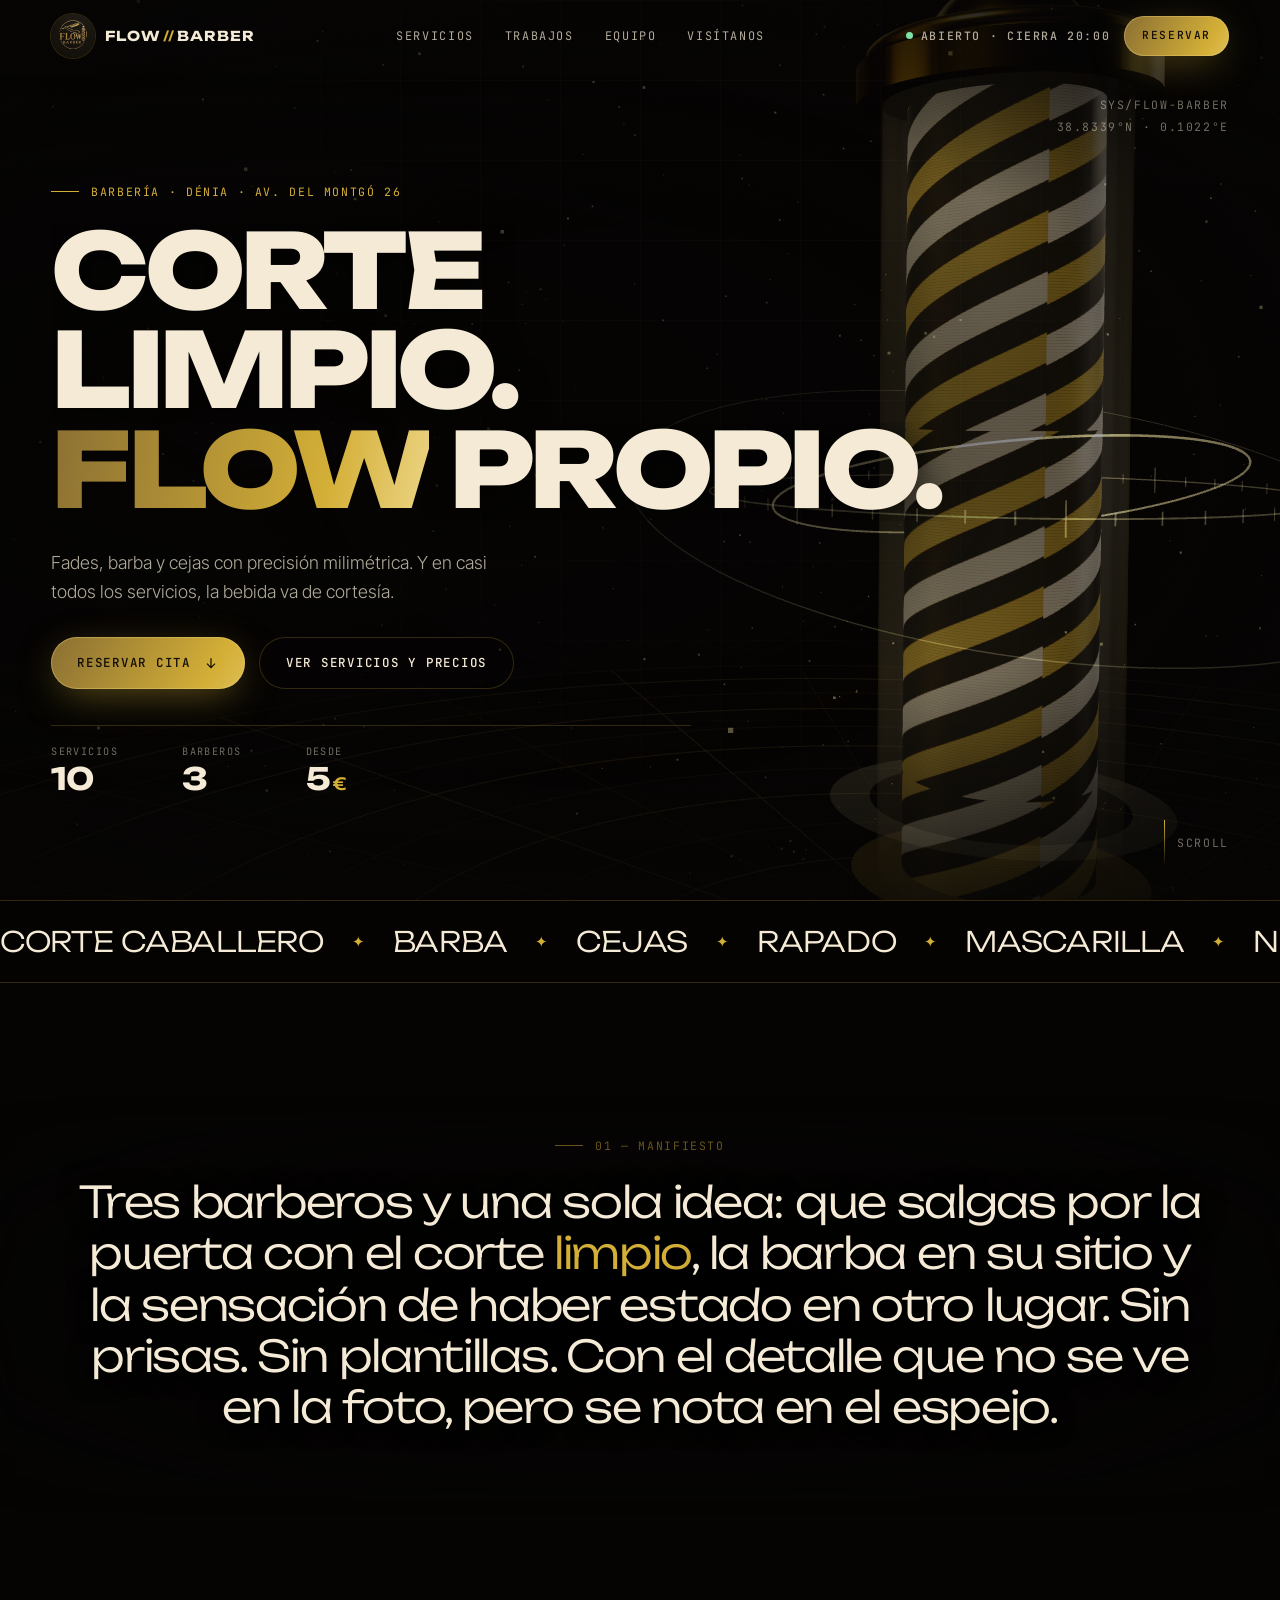
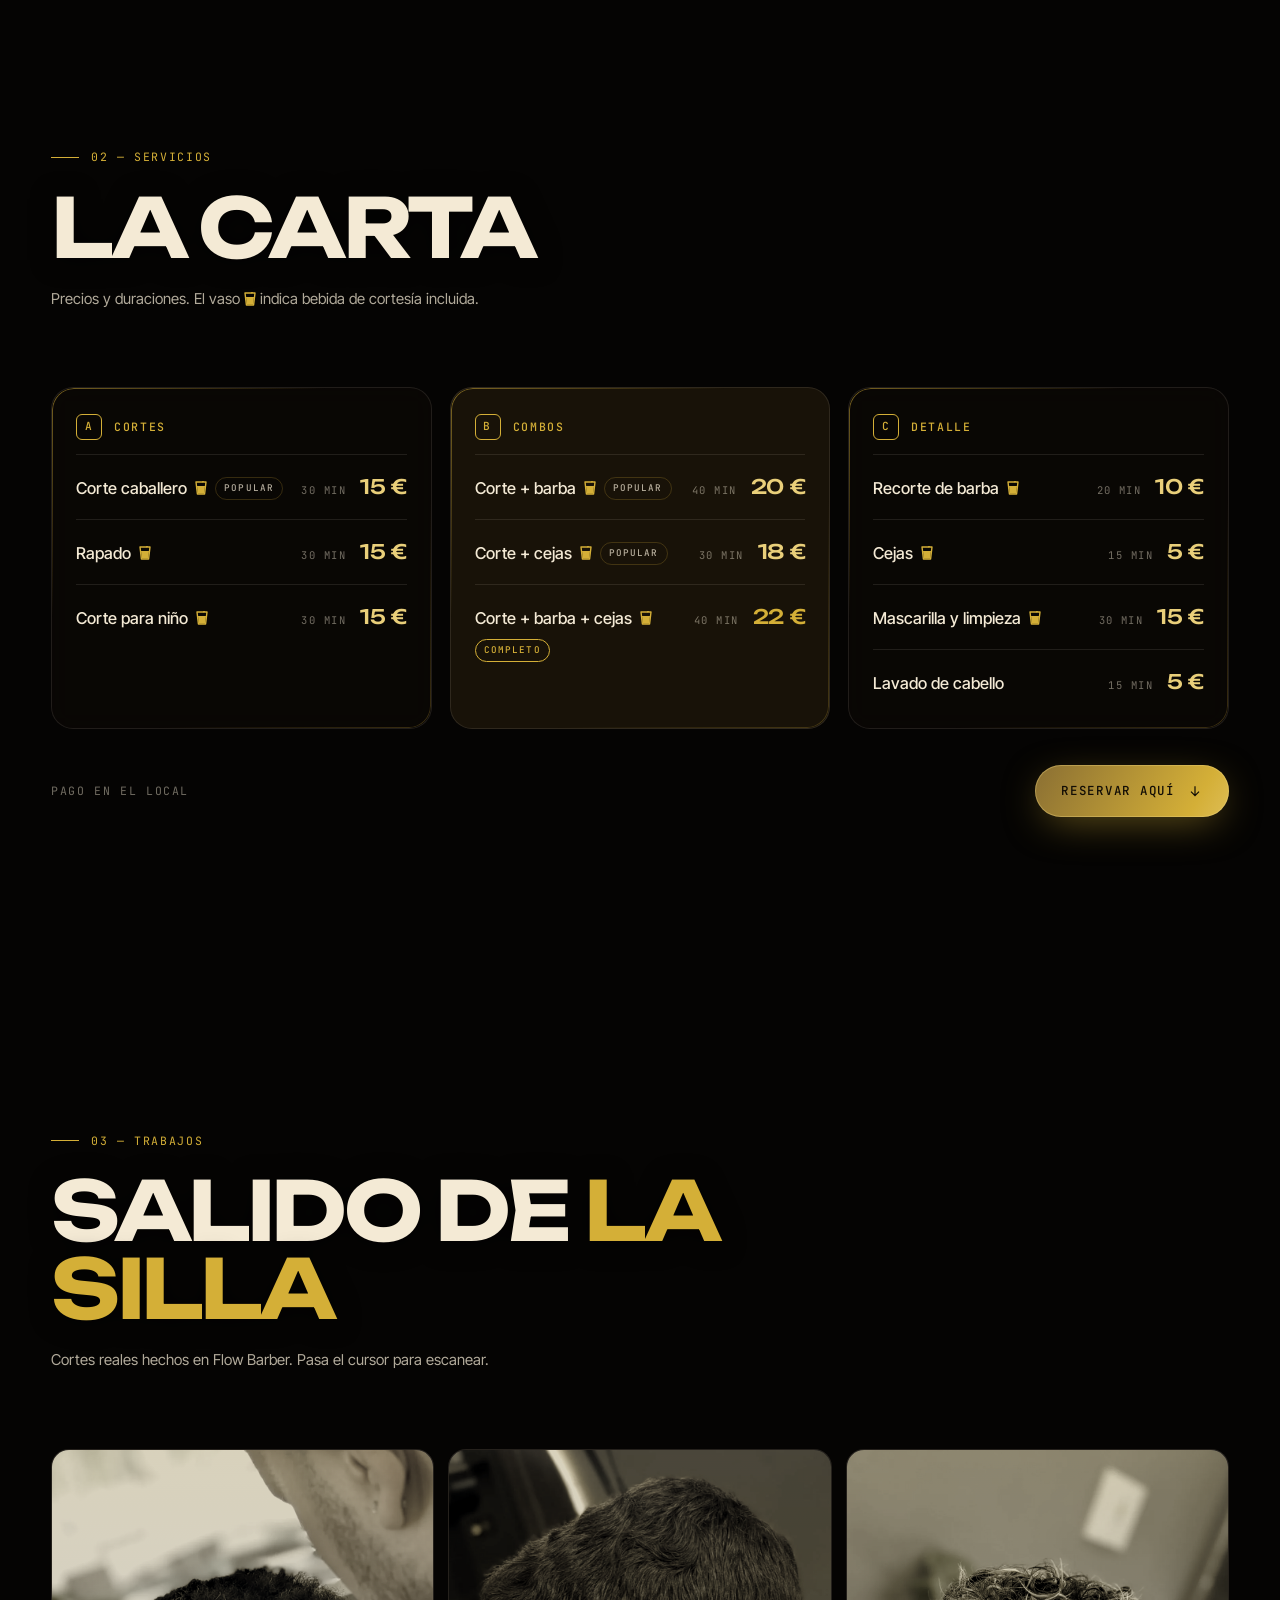
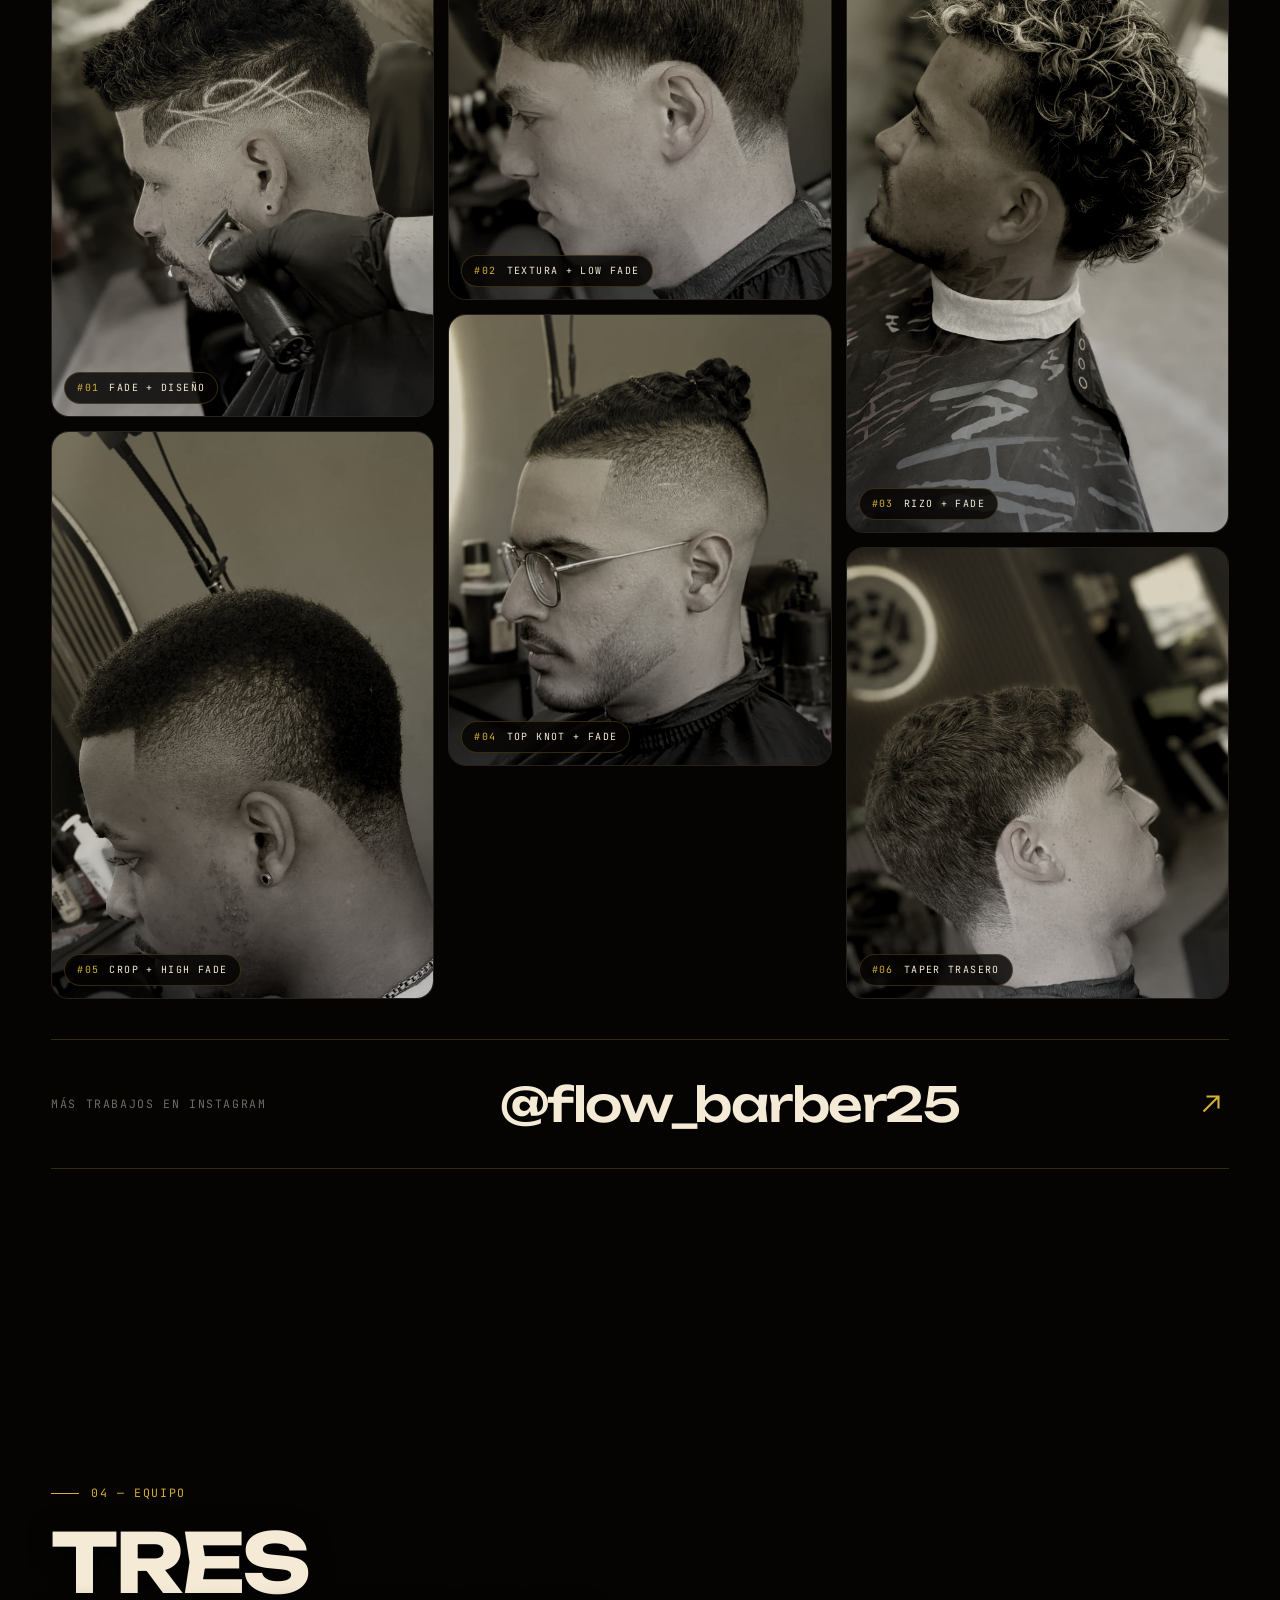
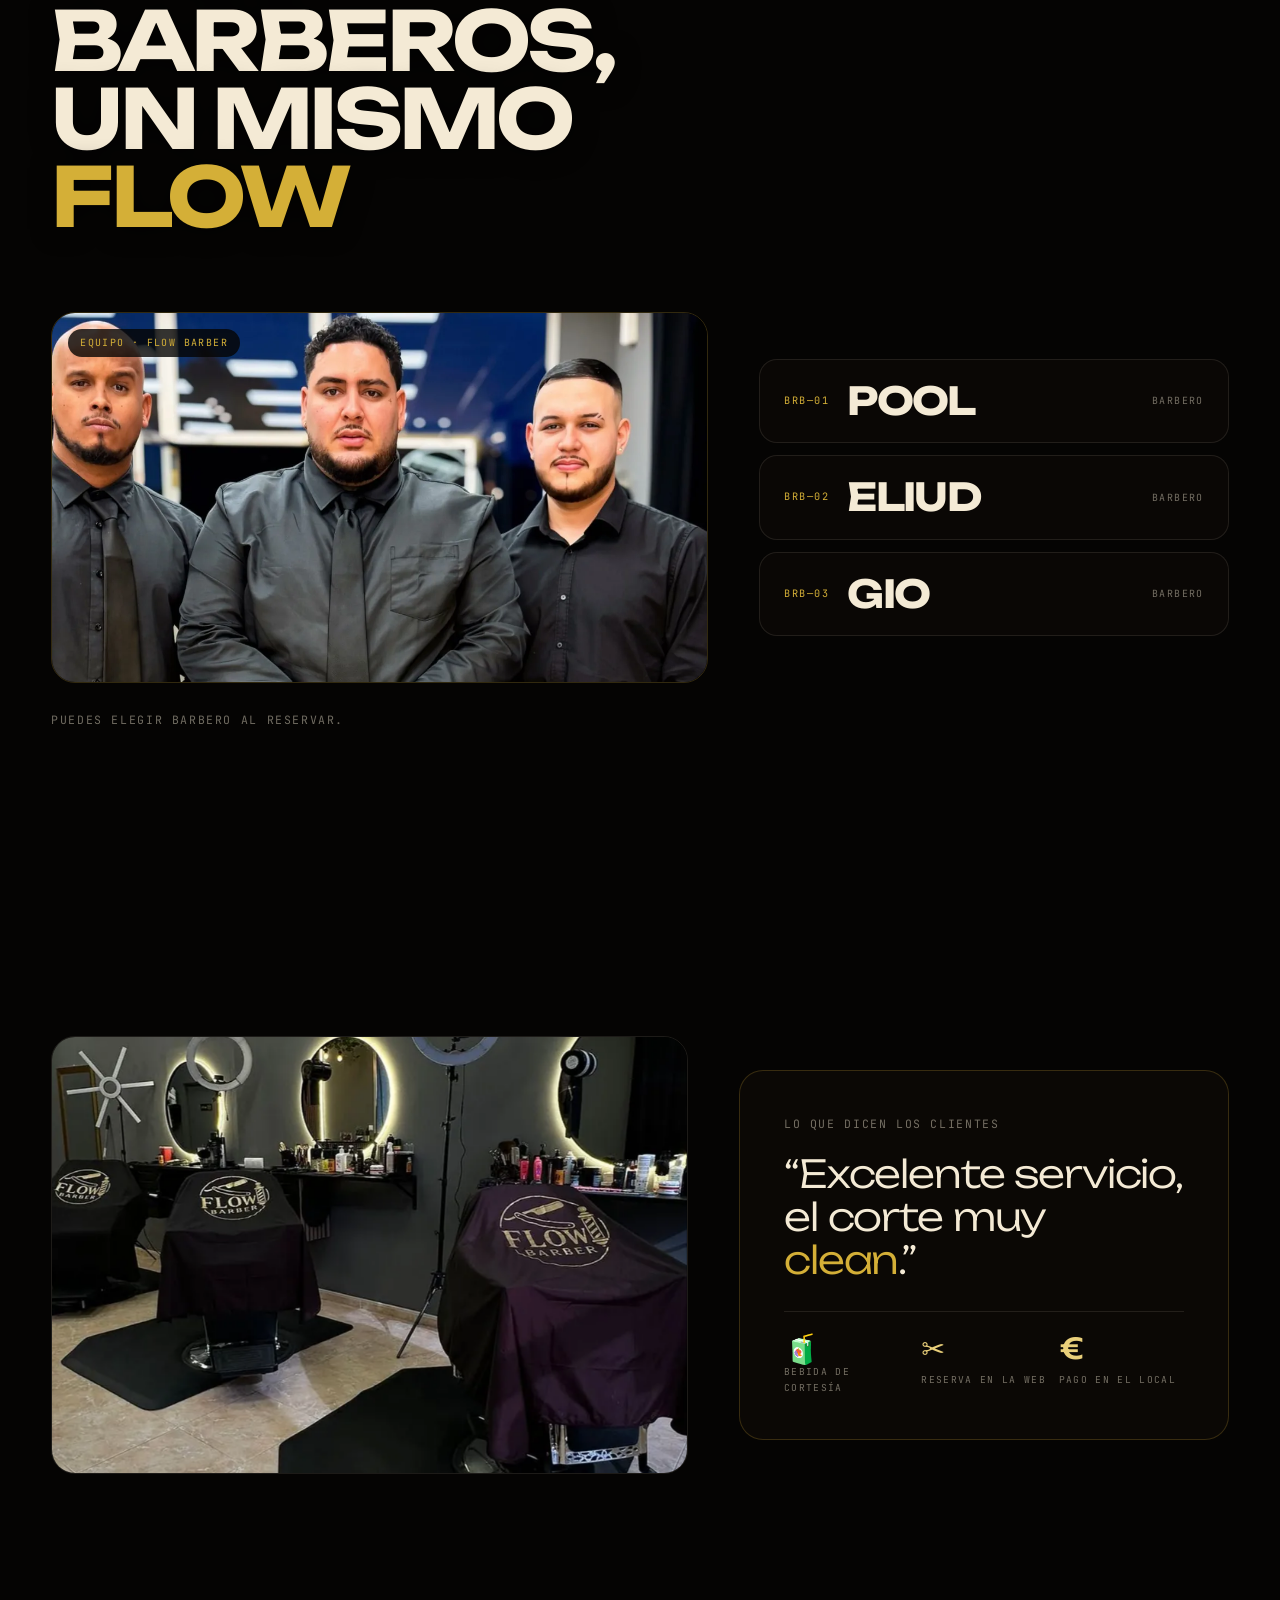
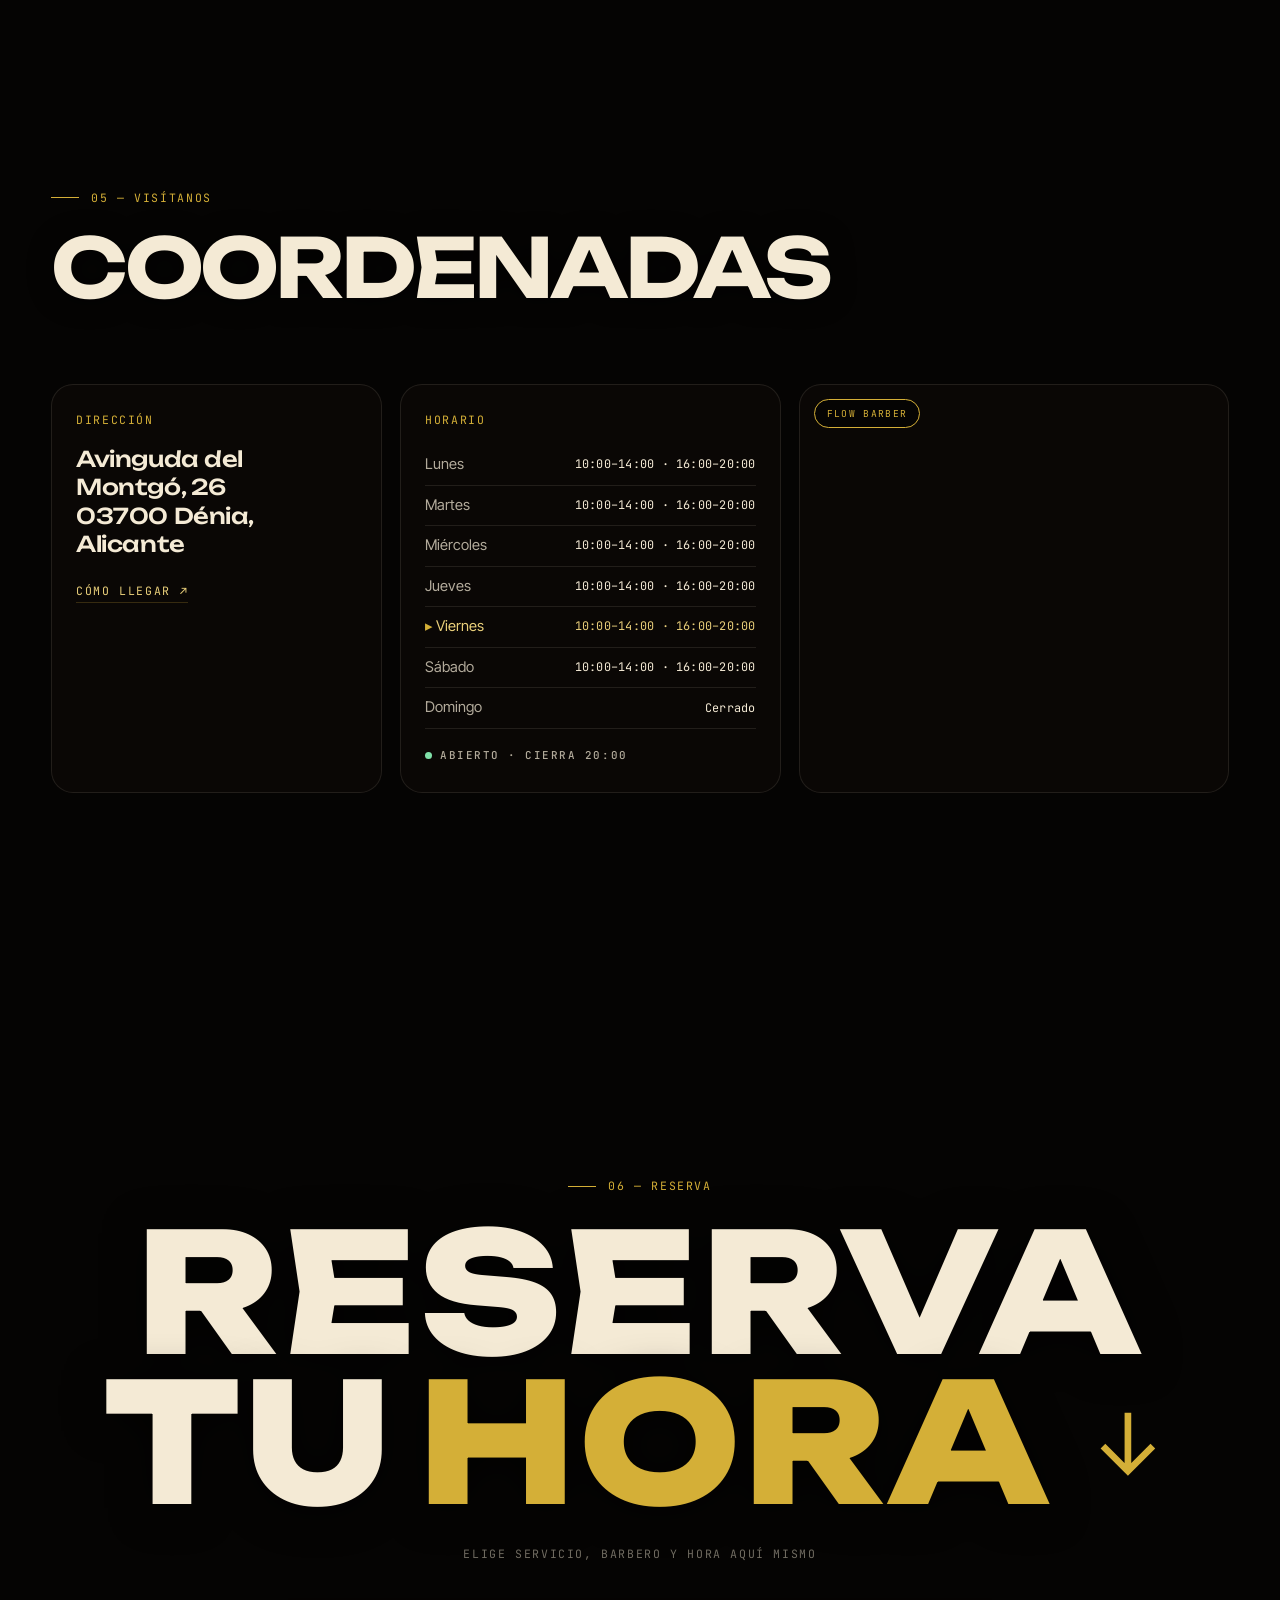
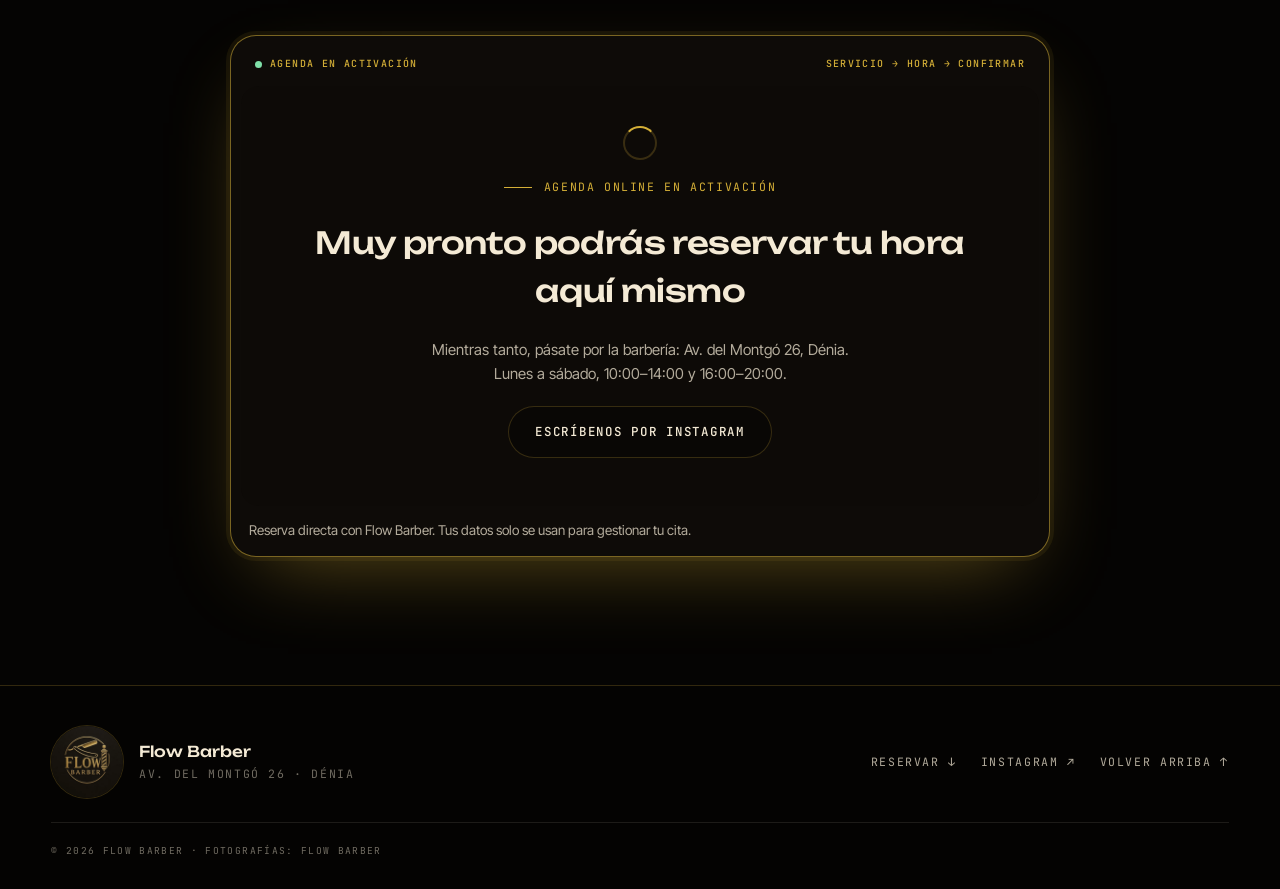
<file: flow-barber/index.html>
<!doctype html>
<html lang="es">
<head>
<meta charset="utf-8">
<meta name="viewport" content="width=device-width,initial-scale=1,viewport-fit=cover">
<title>Flow Barber · Barbería en Dénia</title>
<meta name="description" content="Flow Barber, barbería en la Avinguda del Montgó 26, Dénia. Corte, barba, cejas y bebida de cortesía. Reserva tu cita online en la web.">
<meta name="theme-color" content="#050403">
<meta property="og:title" content="Flow Barber · Barbería en Dénia">
<meta property="og:description" content="Corte limpio, barba y detalle en la Avinguda del Montgó 26, Dénia. Reserva tu cita online.">
<meta property="og:image" content="assets/img/logo.webp">
<meta property="og:type" content="website">
<link rel="icon" href="assets/img/logo.webp" type="image/webp">
<link rel="preconnect" href="https://fonts.googleapis.com">
<link rel="preconnect" href="https://fonts.gstatic.com" crossorigin>
<link rel="stylesheet" href="https://fonts.googleapis.com/css2?family=Unbounded:wght@300;500;700;800&family=Inter+Tight:wght@300;400;500;600&family=JetBrains+Mono:wght@400;500&display=swap">
<link rel="stylesheet" href="styles.css?v=20261030f">
<script>document.documentElement.classList.add("js");</script>
<script type="application/ld+json">
{
  "@context": "https://schema.org",
  "@type": "BarberShop",
  "name": "Flow Barber",
  "image": "assets/img/logo.webp",
  "address": {"@type": "PostalAddress", "streetAddress": "Avinguda del Montgó, 26", "postalCode": "03700", "addressLocality": "Dénia", "addressRegion": "Comunidad Valenciana", "addressCountry": "ES"},
  "geo": {"@type": "GeoCoordinates", "latitude": 38.83388846865661, "longitude": 0.10224818463785823},
  "priceRange": "5 €–22 €",
  "openingHoursSpecification": [
    {"@type": "OpeningHoursSpecification", "dayOfWeek": ["Monday","Tuesday","Wednesday","Thursday","Friday","Saturday"], "opens": "10:00", "closes": "14:00"},
    {"@type": "OpeningHoursSpecification", "dayOfWeek": ["Monday","Tuesday","Wednesday","Thursday","Friday","Saturday"], "opens": "16:00", "closes": "20:00"}
  ],
  "sameAs": ["https://www.instagram.com/flow_barber25/"]
}
</script>
</head>
<body>

<!-- Splash: CSS hides it at 4.5s even if JS fails -->
<div class="splash" data-splash aria-hidden="true">
  <div class="splash-core">
    <img src="assets/img/logo.webp" alt="" width="140" height="140">
    <div class="splash-bar"><span></span></div>
    <p class="mono splash-txt">INICIANDO SESIÓN · <span data-splash-count>000</span></p>
  </div>
</div>

<!-- Fixed 3D scene + contrast layers -->
<canvas id="scene" aria-hidden="true"></canvas>
<div class="scene-fallback" aria-hidden="true"></div>
<div class="layer-scrim" aria-hidden="true"></div>
<div class="layer-vignette" aria-hidden="true"></div>
<div class="layer-grid" aria-hidden="true"></div>
<div class="layer-grain" aria-hidden="true"></div>

<header class="nav" data-nav>
  <a class="nav-logo" href="#top" aria-label="Flow Barber, inicio">
    <img src="assets/img/logo.webp" alt="" width="44" height="44">
    <span>FLOW<i>//</i>BARBER</span>
  </a>
  <nav class="nav-links" aria-label="Principal">
    <a href="#servicios" data-scramble>Servicios</a>
    <a href="#trabajos" data-scramble>Trabajos</a>
    <a href="#equipo" data-scramble>Equipo</a>
    <a href="#visita" data-scramble>Visítanos</a>
  </nav>
  <div class="nav-right">
    <span class="status mono" data-status><i></i><b>Horario L–S</b></span>
    <a class="btn btn-gold btn-sm" href="#reservar">Reservar</a>
    <button class="nav-burger" type="button" aria-label="Abrir menú" aria-expanded="false" data-burger><span></span><span></span></button>
  </div>
</header>

<div class="menu" data-menu hidden>
  <nav aria-label="Menú móvil">
    <a href="#servicios">Servicios</a>
    <a href="#trabajos">Trabajos</a>
    <a href="#equipo">Equipo</a>
    <a href="#visita">Visítanos</a>
    <a href="#reservar" class="menu-cta">Reservar cita ↓</a>
  </nav>
</div>

<main id="top">

  <!-- HERO -->
  <section class="hero" data-stage="0">
    <div class="hud hud-tl mono" aria-hidden="true">
      <span>SYS/FLOW-BARBER</span>
      <span>38.8339°N · 0.1022°E</span>
    </div>
    <div class="hero-inner">
      <p class="kicker mono reveal">Barbería · Dénia · Av. del Montgó 26</p>
      <h1 class="hero-title">
        <span class="line"><span>Corte</span></span>
        <span class="line"><span>limpio.</span></span>
        <span class="line"><span><em>Flow</em> propio.</span></span>
      </h1>
      <p class="hero-lead reveal">Fades, barba y cejas con precisión milimétrica. Y en casi todos los servicios, la bebida va de cortesía.</p>
      <div class="hero-ctas reveal">
        <a class="btn btn-gold" data-magnetic href="#reservar">
          <span>Reservar cita</span><svg viewBox="0 0 24 24" aria-hidden="true"><path d="M12 5v14M6 13l6 6 6-6"/></svg>
        </a>
        <a class="btn btn-ghost" href="#servicios"><span>Ver servicios y precios</span></a>
      </div>
    </div>

    <dl class="hero-stats reveal" aria-label="Flow Barber en cifras">
      <div><dt class="mono">Servicios</dt><dd><b data-count="10">10</b></dd></div>
      <div><dt class="mono">Barberos</dt><dd><b data-count="3">3</b></dd></div>
      <div><dt class="mono">Desde</dt><dd><b data-count="5">5</b><small>€</small></dd></div>
    </dl>

    <div class="scroll-cue mono" aria-hidden="true"><span></span>Scroll</div>
  </section>

  <!-- TICKER -->
  <div class="ticker" aria-hidden="true">
    <div class="ticker-track">
      <span>Corte caballero</span><i>✦</i><span>Barba</span><i>✦</i><span>Cejas</span><i>✦</i><span>Rapado</span><i>✦</i><span>Mascarilla</span><i>✦</i><span>Niños</span><i>✦</i><span>Lavado</span><i>✦</i>
      <span>Corte caballero</span><i>✦</i><span>Barba</span><i>✦</i><span>Cejas</span><i>✦</i><span>Rapado</span><i>✦</i><span>Mascarilla</span><i>✦</i><span>Niños</span><i>✦</i><span>Lavado</span><i>✦</i>
    </div>
  </div>

  <!-- MANIFESTO -->
  <section class="manifesto" data-stage="1">
    <p class="kicker mono reveal">01 — Manifiesto</p>
    <p class="manifesto-text reveal">
      Tres barberos y una sola idea: que salgas por la puerta con el corte <em>limpio</em>, la barba en su sitio y la sensación de haber estado en otro lugar. Sin prisas. Sin plantillas. Con el detalle que no se ve en la foto, pero se nota en el espejo.
    </p>
  </section>

  <!-- SERVICES -->
  <section class="services" id="servicios" data-stage="2">
    <header class="sec-head">
      <p class="kicker mono reveal">02 — Servicios</p>
      <h2 class="sec-title reveal">La carta</h2>
      <p class="sec-sub reveal">Precios y duraciones. El vaso <span class="drink-ico" aria-hidden="true"></span> indica bebida de cortesía incluida.</p>
    </header>

    <div class="svc-groups">
      <div class="svc-group reveal">
        <h3 class="svc-group-title mono"><span>A</span>Cortes</h3>
        <ul class="svc-list">
          <li class="svc"><div class="svc-name">Corte caballero<span class="drink-ico" title="Bebida de cortesía"></span><em class="tag mono">Popular</em></div><div class="svc-meta mono">30 min</div><div class="svc-price">15 €</div></li>
          <li class="svc"><div class="svc-name">Rapado<span class="drink-ico" title="Bebida de cortesía"></span></div><div class="svc-meta mono">30 min</div><div class="svc-price">15 €</div></li>
          <li class="svc"><div class="svc-name">Corte para niño<span class="drink-ico" title="Bebida de cortesía"></span></div><div class="svc-meta mono">30 min</div><div class="svc-price">15 €</div></li>
        </ul>
      </div>

      <div class="svc-group svc-group-feature reveal">
        <h3 class="svc-group-title mono"><span>B</span>Combos</h3>
        <ul class="svc-list">
          <li class="svc"><div class="svc-name">Corte + barba<span class="drink-ico" title="Bebida de cortesía"></span><em class="tag mono">Popular</em></div><div class="svc-meta mono">40 min</div><div class="svc-price">20 €</div></li>
          <li class="svc"><div class="svc-name">Corte + cejas<span class="drink-ico" title="Bebida de cortesía"></span><em class="tag mono">Popular</em></div><div class="svc-meta mono">30 min</div><div class="svc-price">18 €</div></li>
          <li class="svc svc-top"><div class="svc-name">Corte + barba + cejas<span class="drink-ico" title="Bebida de cortesía"></span><em class="tag mono tag-gold">Completo</em></div><div class="svc-meta mono">40 min</div><div class="svc-price">22 €</div></li>
        </ul>
      </div>

      <div class="svc-group reveal">
        <h3 class="svc-group-title mono"><span>C</span>Detalle</h3>
        <ul class="svc-list">
          <li class="svc"><div class="svc-name">Recorte de barba<span class="drink-ico" title="Bebida de cortesía"></span></div><div class="svc-meta mono">20 min</div><div class="svc-price">10 €</div></li>
          <li class="svc"><div class="svc-name">Cejas<span class="drink-ico" title="Bebida de cortesía"></span></div><div class="svc-meta mono">15 min</div><div class="svc-price">5 €</div></li>
          <li class="svc"><div class="svc-name">Mascarilla y limpieza<span class="drink-ico" title="Bebida de cortesía"></span></div><div class="svc-meta mono">30 min</div><div class="svc-price">15 €</div></li>
          <li class="svc"><div class="svc-name">Lavado de cabello</div><div class="svc-meta mono">15 min</div><div class="svc-price">5 €</div></li>
        </ul>
      </div>
    </div>

    <div class="svc-foot reveal">
      <p class="mono">Pago en el local</p>
      <a class="btn btn-gold" data-magnetic href="#reservar"><span>Reservar aquí</span><svg viewBox="0 0 24 24" aria-hidden="true"><path d="M12 5v14M6 13l6 6 6-6"/></svg></a>
    </div>
  </section>

  <!-- WORK -->
  <section class="work" id="trabajos" data-stage="3">
    <header class="sec-head">
      <p class="kicker mono reveal">03 — Trabajos</p>
      <h2 class="sec-title reveal">Salido de <em>la silla</em></h2>
      <p class="sec-sub reveal">Cortes reales hechos en Flow Barber. Pasa el cursor para escanear.</p>
    </header>

    <div class="work-grid">
      <figure class="shot shot-a reveal" data-tilt>
        <img src="assets/img/trabajo-01.webp" alt="Fade con diseño de líneas en el lateral, hecho en Flow Barber" loading="lazy" width="1200" height="1594">
        <figcaption class="mono"><span>#01</span>Fade + diseño</figcaption>
      </figure>
      <figure class="shot shot-b reveal" data-tilt>
        <img src="assets/img/trabajo-04.webp" alt="Corte texturizado con degradado bajo, vista lateral" loading="lazy" width="1024" height="1361">
        <figcaption class="mono"><span>#02</span>Textura + low fade</figcaption>
      </figure>
      <figure class="shot shot-c reveal" data-tilt>
        <img src="assets/img/trabajo-05.webp" alt="Pelo rizado con mechas y degradado en la nuca" loading="lazy" width="1200" height="2135">
        <figcaption class="mono"><span>#03</span>Rizo + fade</figcaption>
      </figure>
      <figure class="shot shot-d reveal" data-tilt>
        <img src="assets/img/trabajo-02.webp" alt="Moño alto con degradado lateral y barba perfilada" loading="lazy" width="921" height="1225">
        <figcaption class="mono"><span>#04</span>Top knot + fade</figcaption>
      </figure>
      <figure class="shot shot-e reveal" data-tilt>
        <img src="assets/img/trabajo-06.webp" alt="Corte corto con degradado alto, vista lateral" loading="lazy" width="1200" height="2133">
        <figcaption class="mono"><span>#05</span>Crop + high fade</figcaption>
      </figure>
      <figure class="shot shot-f reveal" data-tilt>
        <img src="assets/img/trabajo-03.webp" alt="Corte texturizado con degradado en la nuca, vista trasera" loading="lazy" width="1083" height="1439">
        <figcaption class="mono"><span>#06</span>Taper trasero</figcaption>
      </figure>
    </div>

    <a class="ig-link reveal" href="https://www.instagram.com/flow_barber25/" target="_blank" rel="noopener">
      <span class="mono">Más trabajos en Instagram</span>
      <strong>@flow_barber25</strong>
      <svg viewBox="0 0 24 24" aria-hidden="true"><path d="M7 17 17 7M9 7h8v8"/></svg>
    </a>
  </section>

  <!-- TEAM -->
  <section class="team" id="equipo" data-stage="4">
    <header class="sec-head">
      <p class="kicker mono reveal">04 — Equipo</p>
      <h2 class="sec-title reveal">Tres barberos,<br>un mismo <em>flow</em></h2>
    </header>

    <div class="team-wrap">
      <figure class="team-photo reveal">
        <img src="assets/img/equipo.webp" alt="El equipo de Flow Barber" loading="lazy" width="1200" height="675">
        <span class="scan" aria-hidden="true"></span>
        <figcaption class="mono">EQUIPO · FLOW BARBER</figcaption>
      </figure>
      <ol class="team-list">
        <li class="barber reveal"><span class="mono">BRB—01</span><strong>Pool</strong><small class="mono">Barbero</small></li>
        <li class="barber reveal"><span class="mono">BRB—02</span><strong>Eliud</strong><small class="mono">Barbero</small></li>
        <li class="barber reveal"><span class="mono">BRB—03</span><strong>Gio</strong><small class="mono">Barbero</small></li>
      </ol>
    </div>
    <p class="team-note mono reveal">Puedes elegir barbero al reservar.</p>
  </section>

  <!-- STUDIO + REVIEW -->
  <section class="studio" data-stage="5">
    <figure class="studio-photo reveal">
      <img src="assets/img/estudio.webp" alt="Interior de Flow Barber con sillones y espejos iluminados" loading="lazy" width="1200" height="674" data-parallax>
    </figure>
    <blockquote class="review reveal">
      <p class="mono review-head">Lo que dicen los clientes</p>
      <p class="review-text">“Excelente servicio, el corte muy <em>clean</em>.”</p>
      <footer class="review-foot review-perks">
        <div><b>🧃</b><span class="mono">Bebida de cortesía</span></div>
        <div><b>✂</b><span class="mono">Reserva en la web</span></div>
        <div><b>€</b><span class="mono">Pago en el local</span></div>
      </footer>
    </blockquote>
  </section>

  <!-- VISIT -->
  <section class="visit" id="visita" data-stage="6">
    <header class="sec-head">
      <p class="kicker mono reveal">05 — Visítanos</p>
      <h2 class="sec-title reveal">Coordenadas</h2>
    </header>

    <div class="visit-grid">
      <div class="panel reveal">
        <p class="mono panel-label">Dirección</p>
        <p class="panel-big">Avinguda del Montgó, 26<br>03700 Dénia, Alicante</p>
        <a class="link-arrow mono" href="https://www.google.com/maps/search/?api=1&amp;query=Flow+Barber+Avinguda+del+Montg%C3%B3+26+D%C3%A9nia" target="_blank" rel="noopener">Cómo llegar ↗</a>
      </div>

      <div class="panel reveal">
        <p class="mono panel-label">Horario</p>
        <table class="hours">
          <tbody>
            <tr data-day="1"><th>Lunes</th><td>10:00–14:00 · 16:00–20:00</td></tr>
            <tr data-day="2"><th>Martes</th><td>10:00–14:00 · 16:00–20:00</td></tr>
            <tr data-day="3"><th>Miércoles</th><td>10:00–14:00 · 16:00–20:00</td></tr>
            <tr data-day="4"><th>Jueves</th><td>10:00–14:00 · 16:00–20:00</td></tr>
            <tr data-day="5"><th>Viernes</th><td>10:00–14:00 · 16:00–20:00</td></tr>
            <tr data-day="6"><th>Sábado</th><td>10:00–14:00 · 16:00–20:00</td></tr>
            <tr data-day="0"><th>Domingo</th><td>Cerrado</td></tr>
          </tbody>
        </table>
        <p class="status status-lg mono" data-status><i></i><b>Horario L–S</b></p>
      </div>

      <div class="panel panel-map reveal">
        <iframe title="Mapa de Flow Barber en Dénia" loading="lazy" src="https://www.openstreetmap.org/export/embed.html?bbox=0.0962%2C38.8309%2C0.1082%2C38.8369&amp;layer=mapnik&amp;marker=38.83389%2C0.10225"></iframe>
        <span class="map-pin mono" aria-hidden="true">FLOW BARBER</span>
      </div>
    </div>
  </section>

  <!-- BOOKING -->
  <section class="final" id="reservar" data-stage="7">
    <p class="kicker mono reveal">06 — Reserva</p>
    <h2 class="final-cta reveal">
      <span class="final-line">Reserva</span>
      <span class="final-line final-line-2">tu <em>hora</em> <svg viewBox="0 0 24 24" aria-hidden="true"><path d="M12 5v14M6 13l6 6 6-6"/></svg></span>
    </h2>
    <p class="final-sub mono reveal">Elige servicio, barbero y hora aquí mismo</p>

    <div class="booking reveal">
      <div class="booking-bar mono" aria-hidden="true">
        <span class="booking-live"><i></i>Agenda en directo</span>
        <span>Servicio → Hora → Confirmar</span>
      </div>
      <div class="bk" data-booking hidden aria-live="polite"></div>
      <p class="booking-note">Reserva directa con Flow Barber. Tus datos solo se usan para gestionar tu cita.</p>
    </div>
  </section>
</main>

<footer class="foot">
  <div class="foot-brand">
    <img src="assets/img/logo.webp" alt="Logotipo de Flow Barber" width="72" height="72" loading="lazy">
    <p>Flow Barber<br><span class="mono">Av. del Montgó 26 · Dénia</span></p>
  </div>
  <nav class="foot-links mono" aria-label="Enlaces externos">
    <a href="#reservar">Reservar ↓</a>
    <a href="https://www.instagram.com/flow_barber25/" target="_blank" rel="noopener">Instagram ↗</a>
    <a href="#top">Volver arriba ↑</a>
  </nav>
  <p class="foot-legal mono">© <span data-year>2026</span> Flow Barber · Fotografías: Flow Barber</p>
</footer>

<script defer src="lib/gsap.min.js?v=20261030f"></script>
<script defer src="lib/ScrollTrigger.min.js?v=20261030f"></script>
<script defer src="lib/three.min.js?v=20261030f"></script>
<script defer src="lib/manifest.js?v=20261030f"></script>
<script defer src="main.js?v=20261030f"></script>
</body>
</html>
</file>
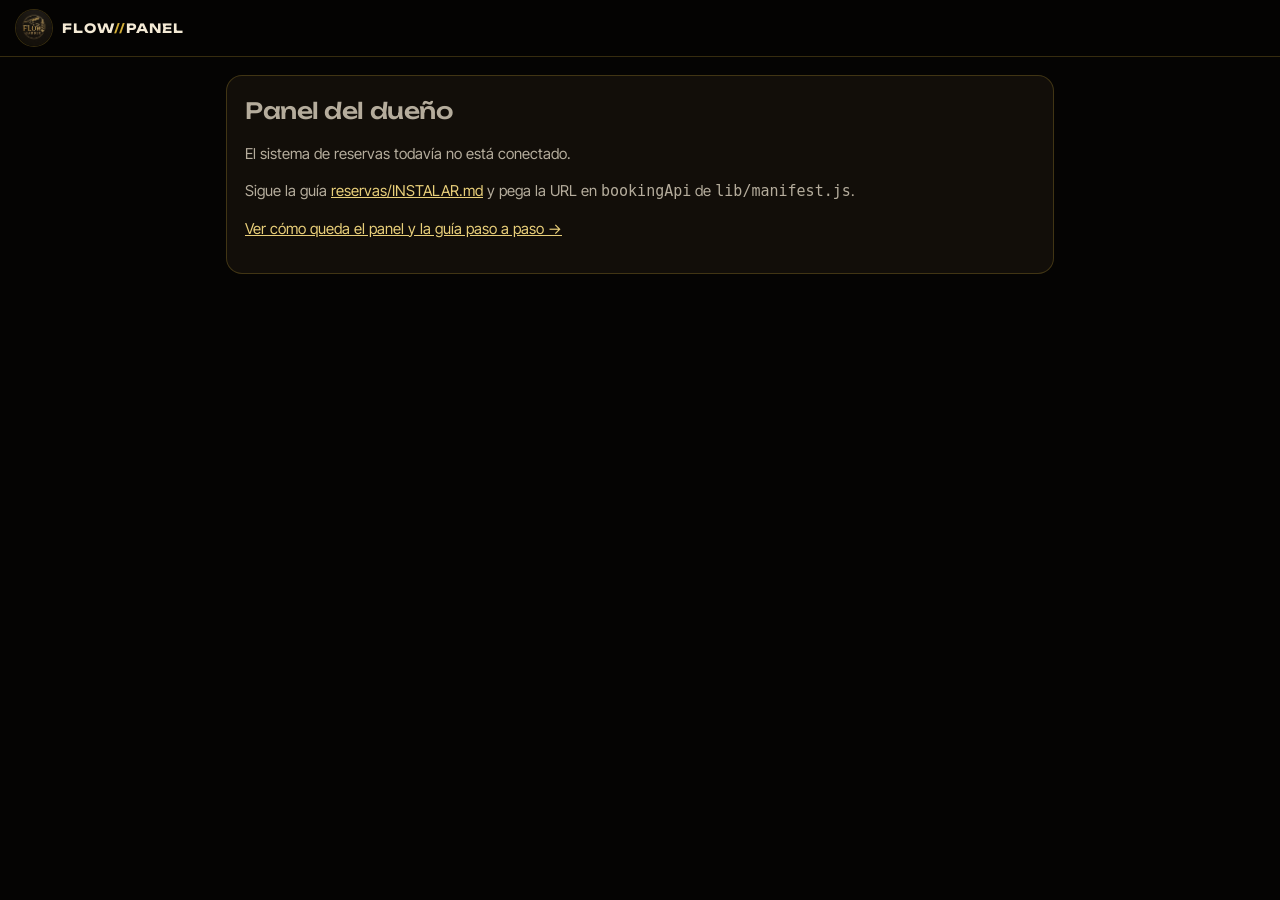
<file: flow-barber/admin.html>
<!doctype html>
<html lang="es">
<head>
<meta charset="utf-8">
<meta name="viewport" content="width=device-width,initial-scale=1,viewport-fit=cover">
<meta name="robots" content="noindex,nofollow">
<meta name="theme-color" content="#050403">
<title>Panel · Flow Barber</title>
<link rel="icon" href="assets/img/logo.webp" type="image/webp">
<link rel="preconnect" href="https://fonts.googleapis.com">
<link rel="preconnect" href="https://fonts.gstatic.com" crossorigin>
<link rel="stylesheet" href="https://fonts.googleapis.com/css2?family=Unbounded:wght@500;700&family=Inter+Tight:wght@400;500;600&family=JetBrains+Mono:wght@400;500&display=swap">
<link rel="stylesheet" href="admin.css?v=20261031b">
</head>
<body>
  <header class="top">
    <a class="brand" href="./" title="Ver la web">
      <img src="assets/img/logo.webp" alt="" width="36" height="36">
      <span>FLOW<i>//</i>PANEL</span>
    </a>
    <div class="top-actions" data-top-actions hidden>
      <button type="button" class="icon-btn" data-refresh aria-label="Actualizar">↻</button>
      <button type="button" class="link-btn mono" data-logout>Salir</button>
    </div>
  </header>

  <nav class="tabs" data-tabs hidden aria-label="Secciones">
    <button type="button" data-tab="agenda" class="is-on"><span aria-hidden="true">▦</span>Agenda</button>
    <button type="button" data-tab="proximas"><span aria-hidden="true">≡</span>Próximas</button>
    <button type="button" data-tab="nueva"><span aria-hidden="true">＋</span>Nueva cita</button>
    <button type="button" data-tab="cierres"><span aria-hidden="true">⊘</span>Cierres</button>
  </nav>

  <main class="main" data-main aria-live="polite">
    <p class="muted">Cargando…</p>
    <noscript><p>Este panel necesita JavaScript.</p></noscript>
  </main>

  <div class="toast" data-toast role="status" hidden></div>

  <dialog class="dlg" data-dialog>
    <form method="dialog" class="dlg-body" data-dialog-form></form>
  </dialog>

  <script defer src="lib/manifest.js?v=20261031b"></script>
  <script defer src="admin.js?v=20261031b"></script>
</body>
</html>
</file>
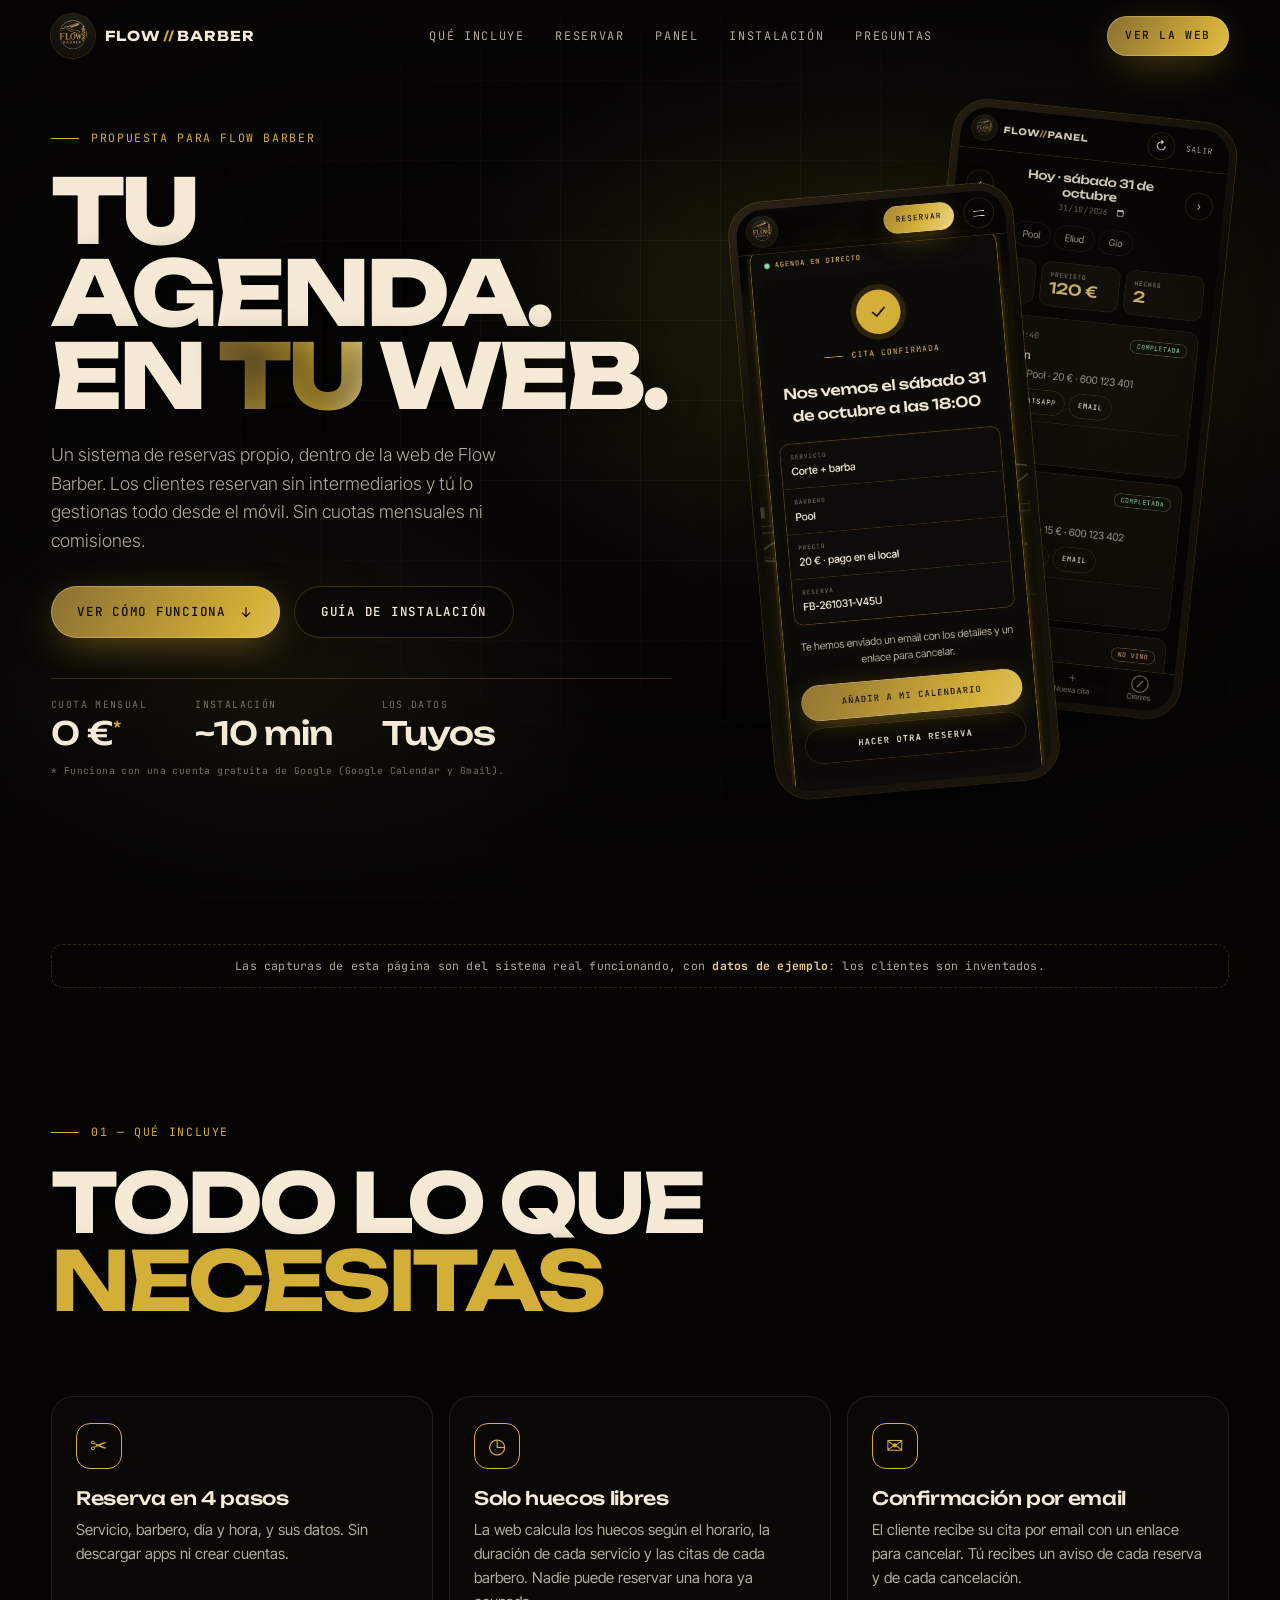
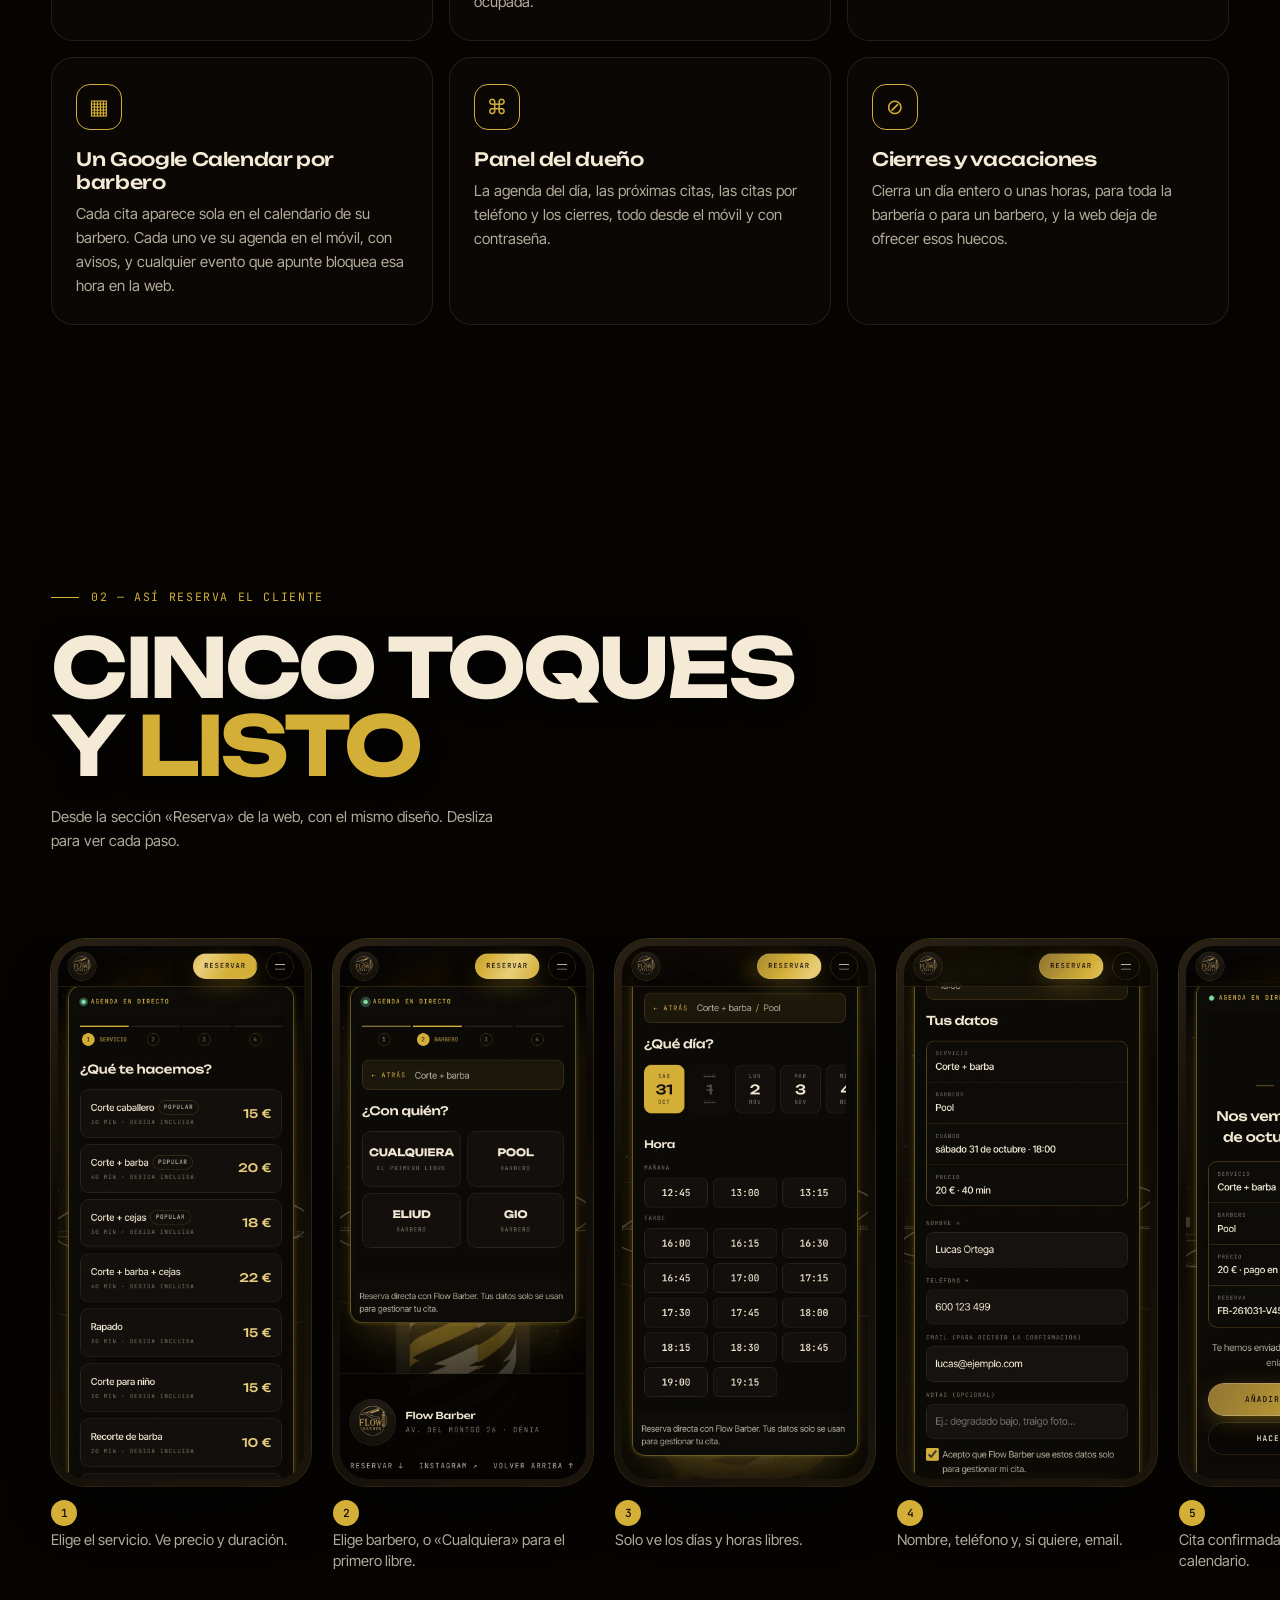
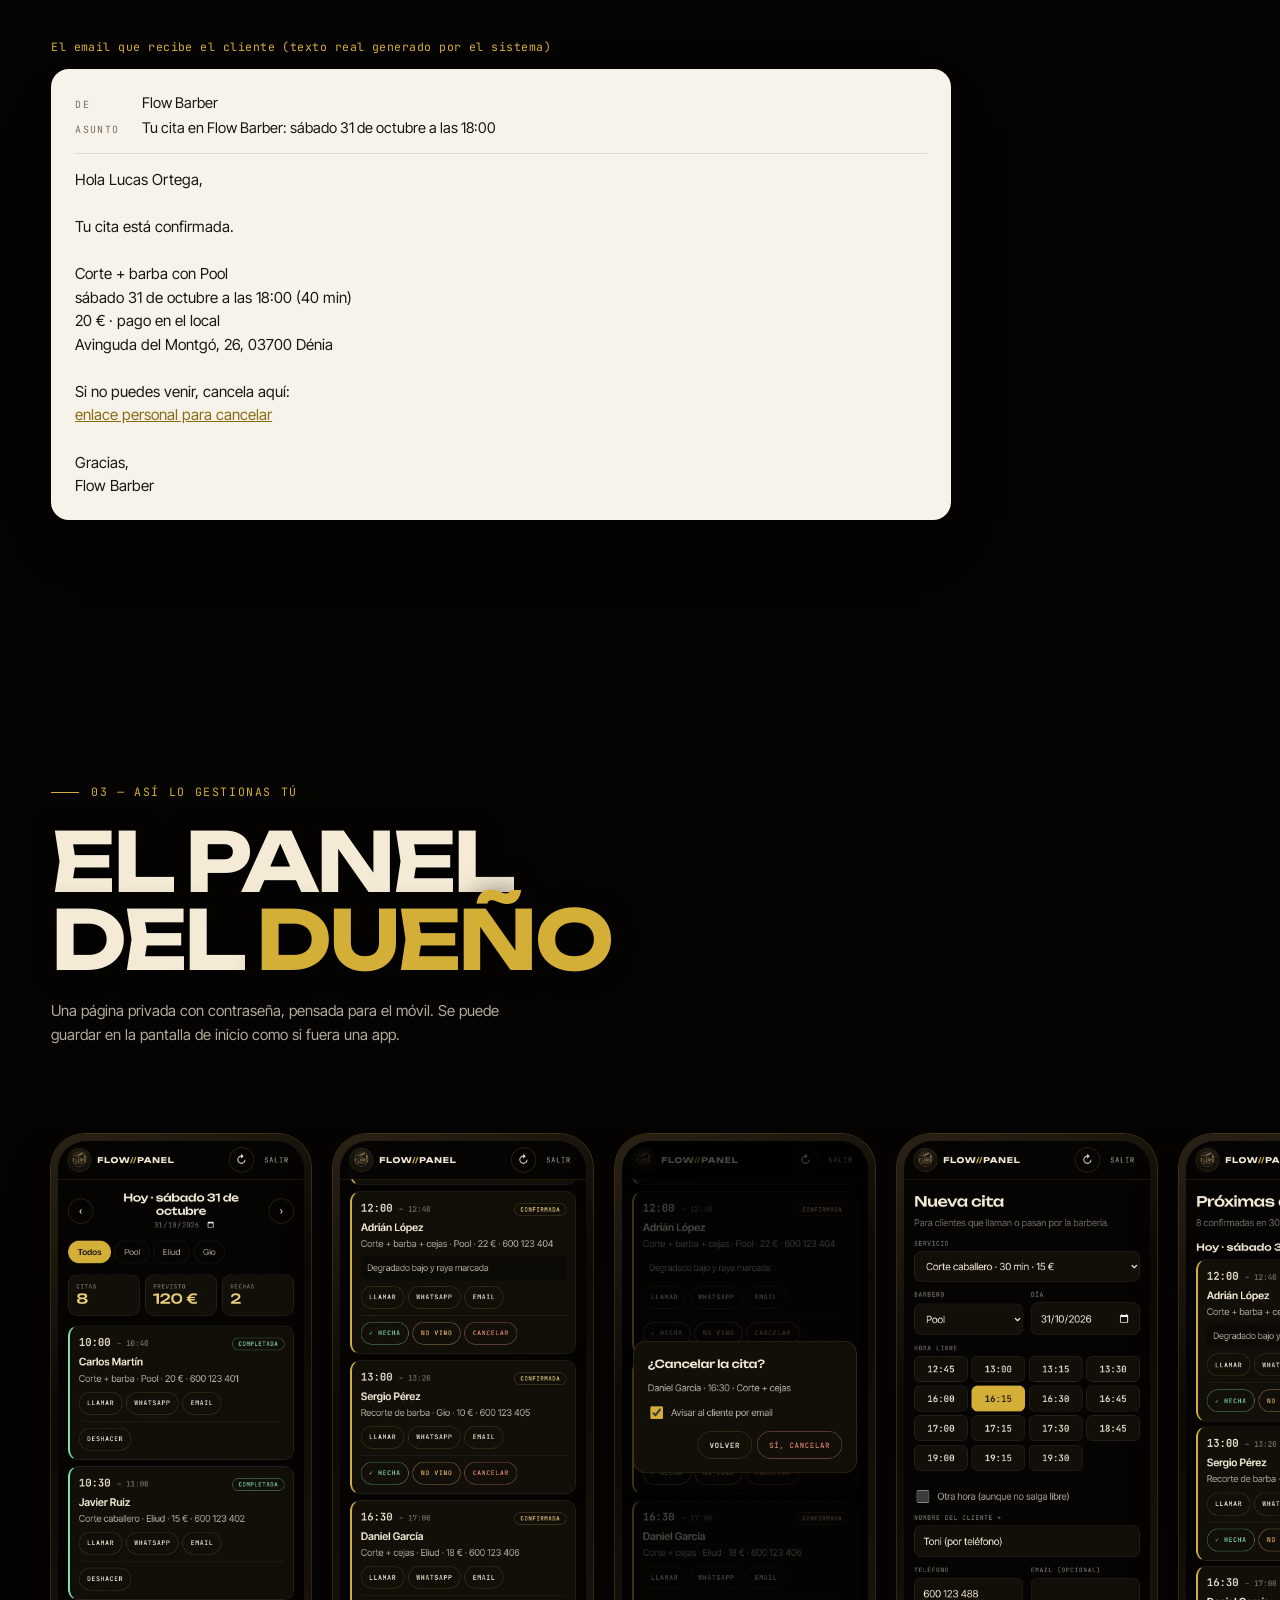
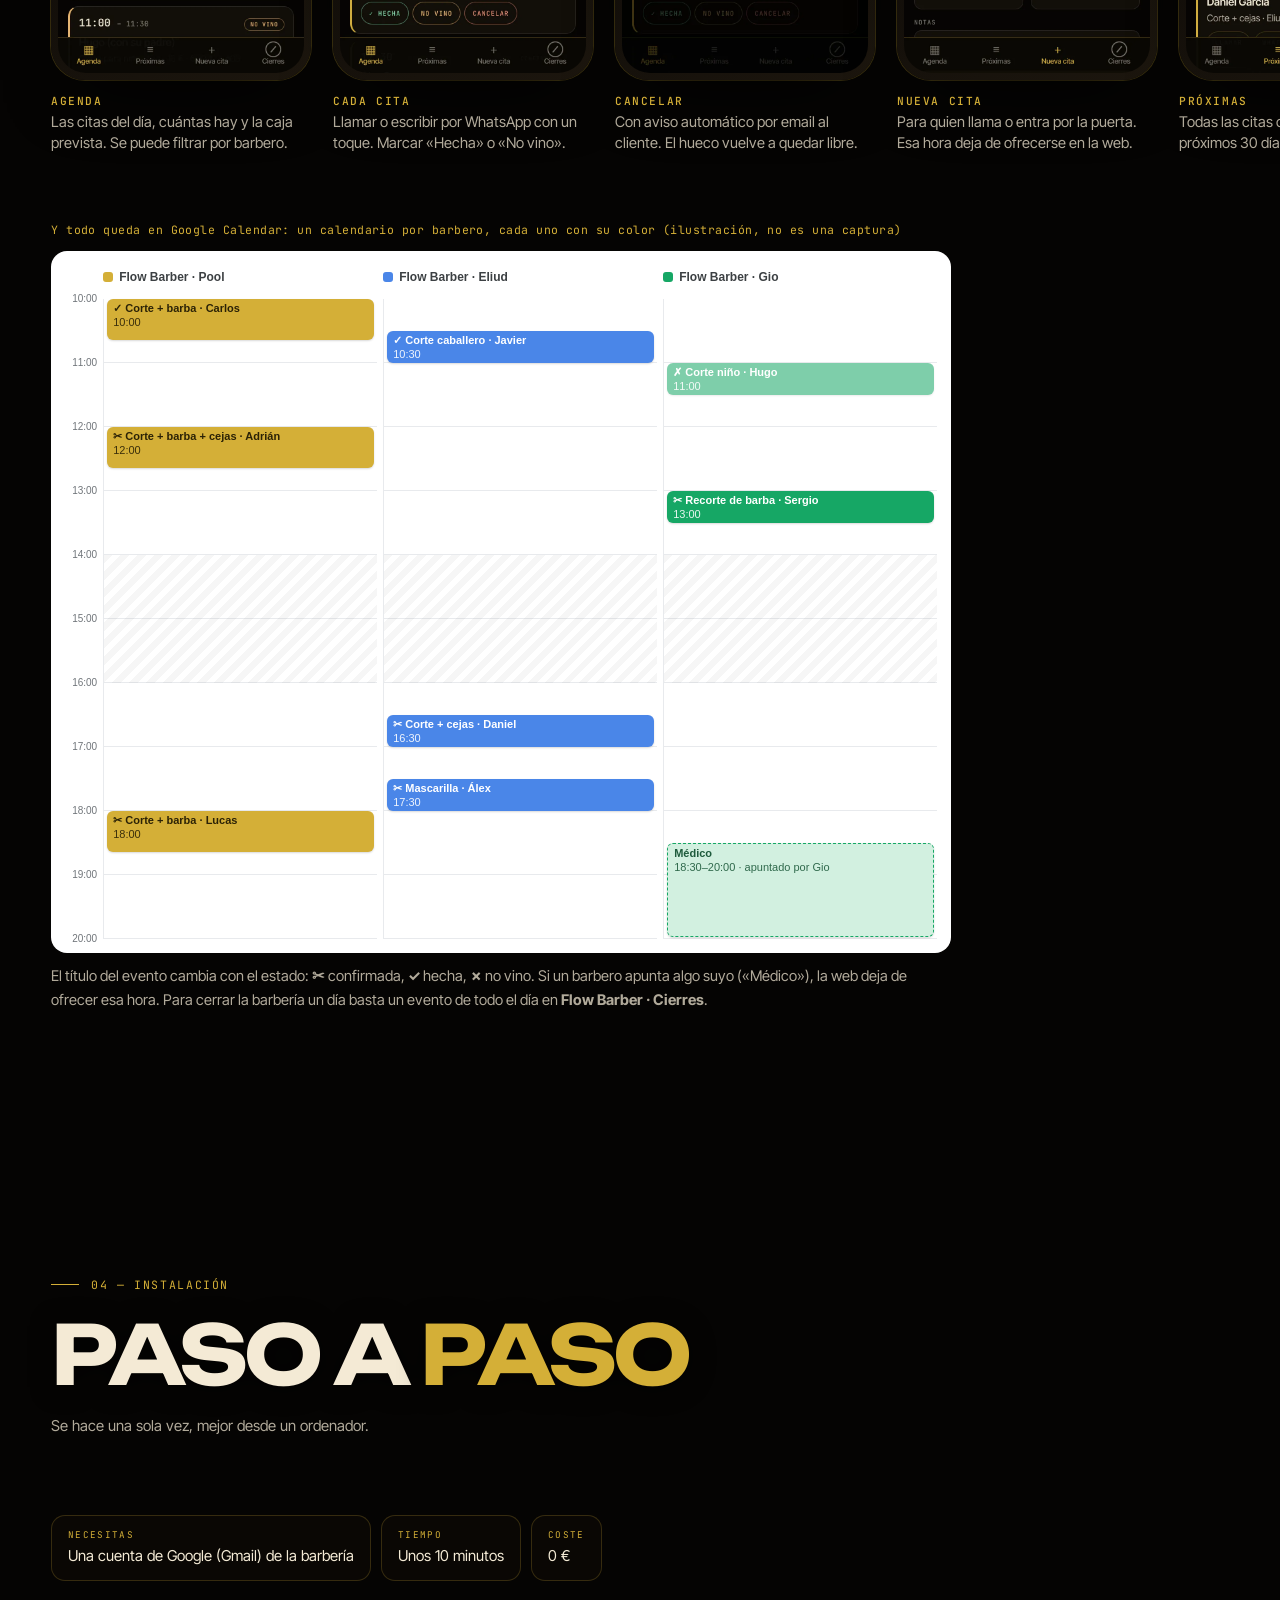
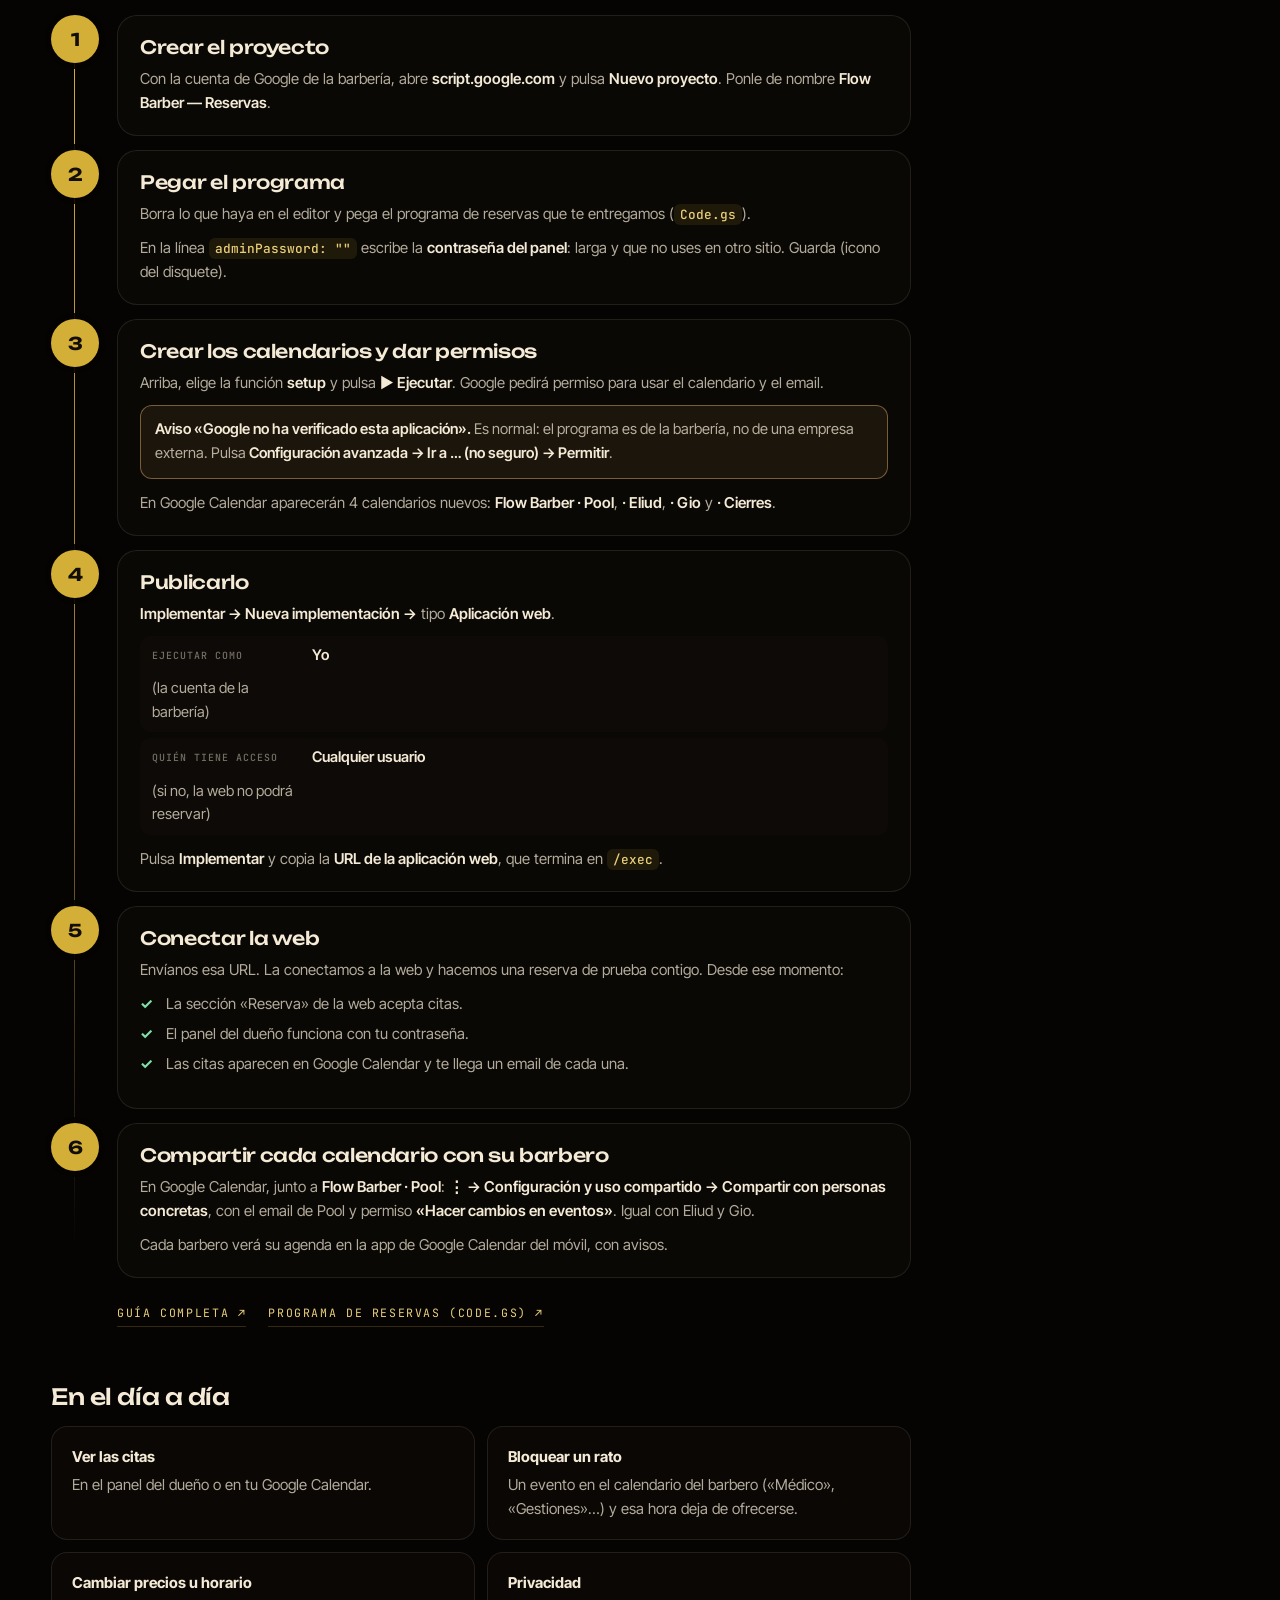
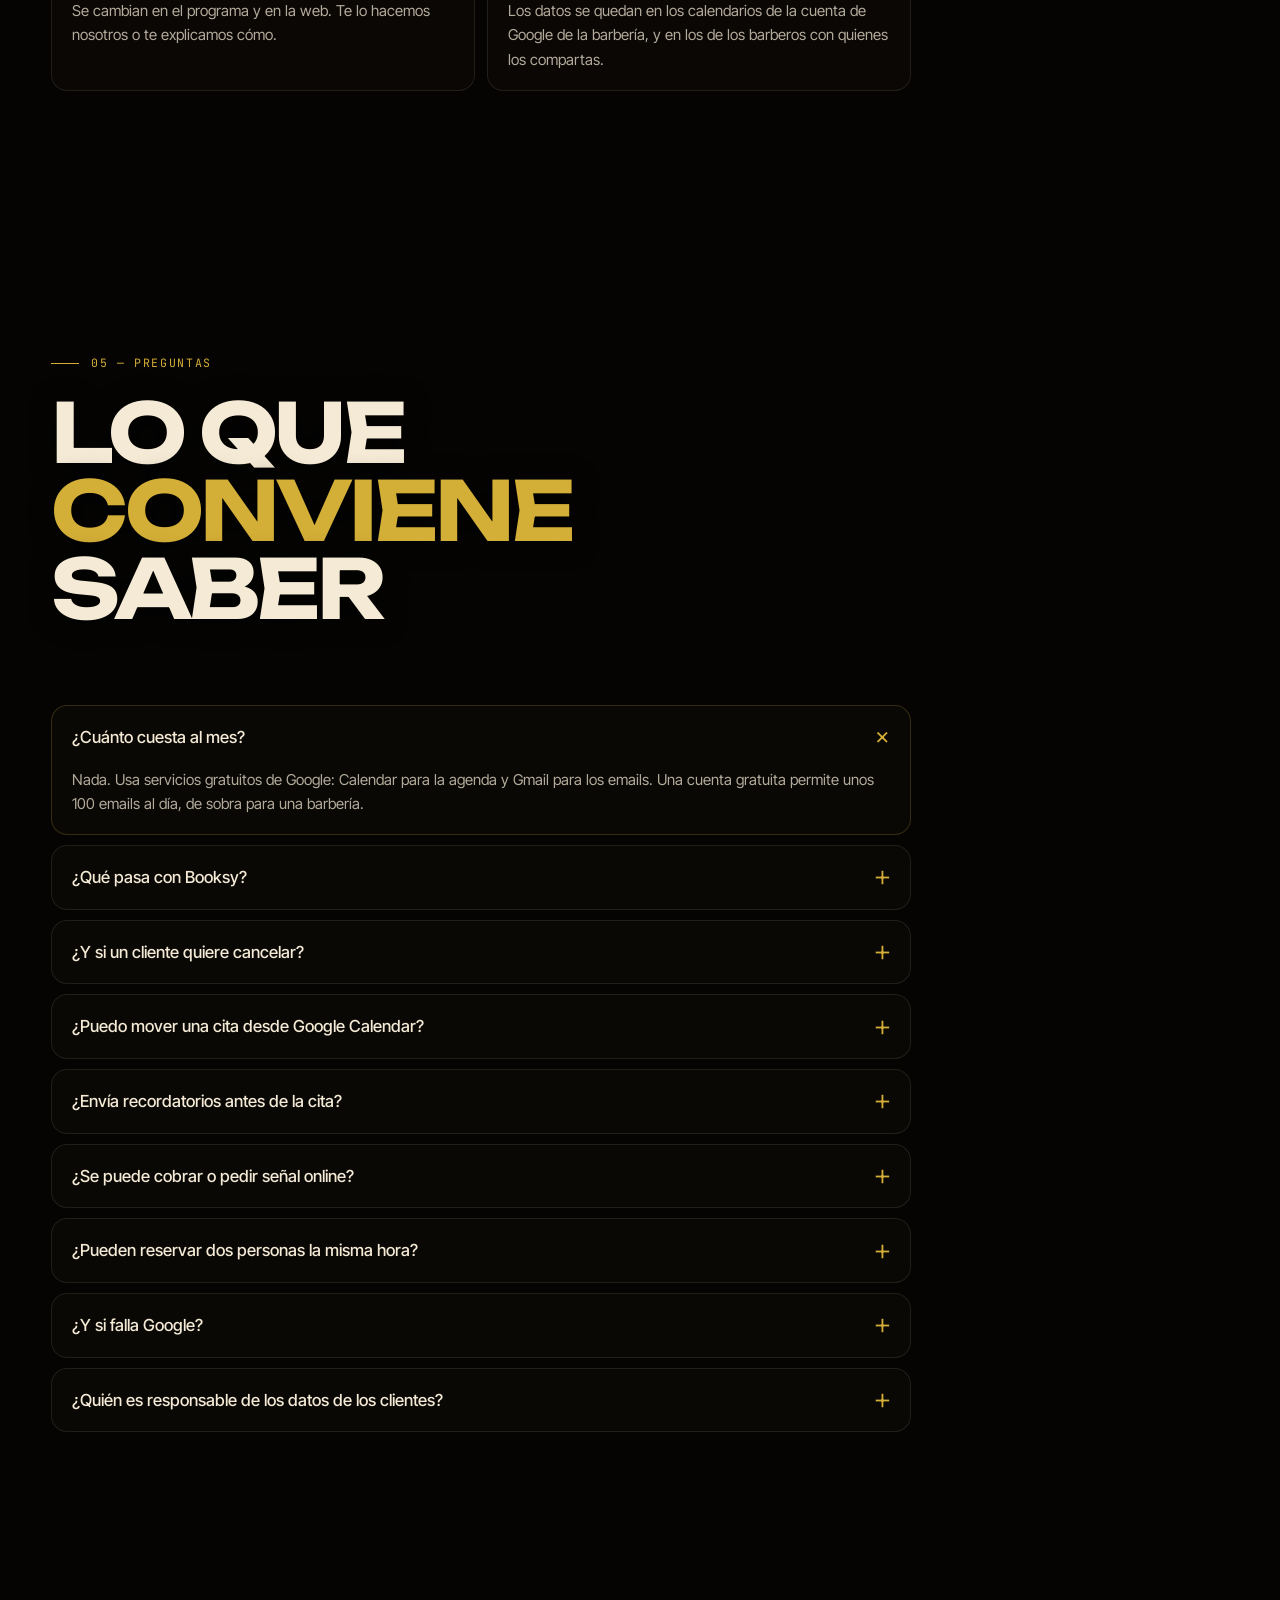
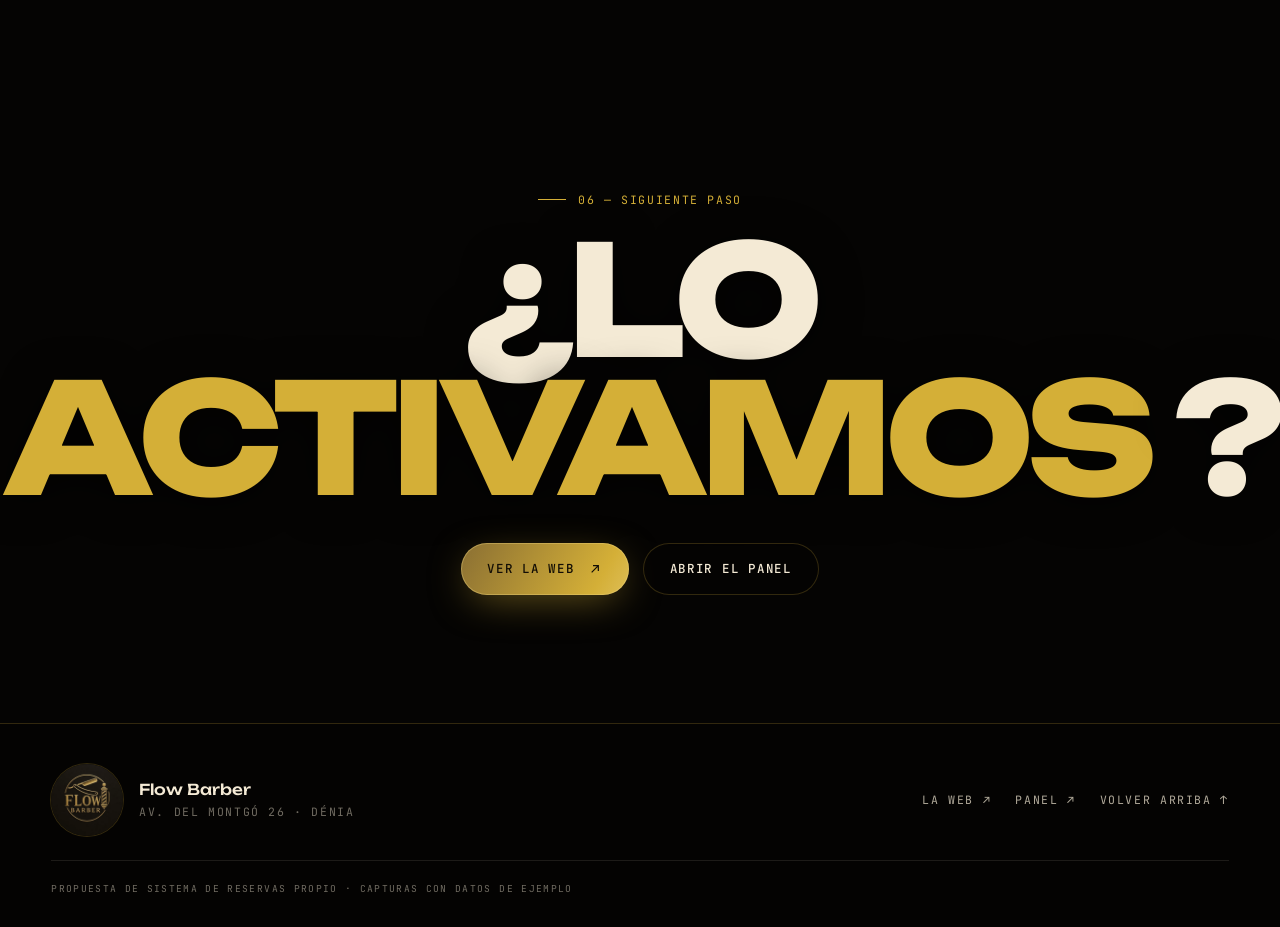
<file: flow-barber/guia.html>
<!doctype html>
<html lang="es">
<head>
<meta charset="utf-8">
<meta name="viewport" content="width=device-width,initial-scale=1,viewport-fit=cover">
<meta name="robots" content="noindex,nofollow">
<meta name="theme-color" content="#050403">
<title>Reservas propias · Flow Barber</title>
<meta name="description" content="Propuesta para Flow Barber: sistema de reservas propio integrado en la web, panel del dueño y guía de instalación.">
<link rel="icon" href="assets/img/logo.webp" type="image/webp">
<link rel="preconnect" href="https://fonts.googleapis.com">
<link rel="preconnect" href="https://fonts.gstatic.com" crossorigin>
<link rel="stylesheet" href="https://fonts.googleapis.com/css2?family=Unbounded:wght@300;500;700;800&family=Inter+Tight:wght@300;400;500;600&family=JetBrains+Mono:wght@400;500&display=swap">
<link rel="stylesheet" href="styles.css?v=20261031b">
<link rel="stylesheet" href="guia.css?v=20261031b">
<script>document.documentElement.classList.add("js");</script>
</head>
<body class="guia">

<div class="scene-fallback" aria-hidden="true"></div>
<div class="layer-vignette" aria-hidden="true"></div>
<div class="layer-grid" aria-hidden="true"></div>
<div class="layer-grain" aria-hidden="true"></div>

<header class="nav" data-nav>
  <a class="nav-logo" href="./" aria-label="Flow Barber, ir a la web">
    <img src="assets/img/logo.webp" alt="" width="44" height="44">
    <span>FLOW<i>//</i>BARBER</span>
  </a>
  <nav class="nav-links" aria-label="Secciones de la guía">
    <a href="#incluye" data-scramble>Qué incluye</a>
    <a href="#cliente" data-scramble>Reservar</a>
    <a href="#panel" data-scramble>Panel</a>
    <a href="#instalar" data-scramble>Instalación</a>
    <a href="#faq" data-scramble>Preguntas</a>
  </nav>
  <div class="nav-right">
    <a class="btn btn-gold btn-sm" href="./">Ver la web</a>
    <button class="nav-burger" type="button" aria-label="Abrir menú" aria-expanded="false" data-burger><span></span><span></span></button>
  </div>
</header>

<div class="menu" data-menu hidden>
  <nav aria-label="Menú móvil">
    <a href="#incluye">Qué incluye</a>
    <a href="#cliente">Reservar</a>
    <a href="#panel">Panel</a>
    <a href="#instalar">Instalación</a>
    <a href="#faq">Preguntas</a>
    <a href="./" class="menu-cta">Ver la web ↗</a>
  </nav>
</div>

<main id="top">

  <!-- HERO -->
  <section class="g-hero">
    <div class="g-hero-copy">
      <p class="kicker mono reveal">Propuesta para Flow Barber</p>
      <h1 class="g-title reveal">Tu agenda.<br>En <em>tu</em> web.</h1>
      <p class="g-lead reveal">Un sistema de reservas propio, dentro de la web de Flow Barber. Los clientes reservan sin intermediarios y tú lo gestionas todo desde el móvil. Sin cuotas mensuales ni comisiones.</p>
      <div class="hero-ctas reveal">
        <a class="btn btn-gold" href="#cliente"><span>Ver cómo funciona</span><svg viewBox="0 0 24 24" aria-hidden="true"><path d="M12 5v14M6 13l6 6 6-6"/></svg></a>
        <a class="btn btn-ghost" href="#instalar"><span>Guía de instalación</span></a>
      </div>
      <dl class="g-facts reveal">
        <div><dt class="mono">Cuota mensual</dt><dd>0 €<sup>*</sup></dd></div>
        <div><dt class="mono">Instalación</dt><dd>~10 min</dd></div>
        <div><dt class="mono">Los datos</dt><dd>Tuyos</dd></div>
      </dl>
      <p class="g-foot mono reveal">* Funciona con una cuenta gratuita de Google (Google Calendar y Gmail).</p>
    </div>
    <div class="g-hero-phones reveal" aria-hidden="true">
      <figure class="phone phone-back"><img src="assets/img/guia/panel-1-agenda.webp" alt="" width="780" height="1688"></figure>
      <figure class="phone phone-front"><img src="assets/img/guia/web-5-confirmada.webp" alt="" width="780" height="1688"></figure>
    </div>
  </section>

  <p class="g-disclaimer mono">Las capturas de esta página son del sistema real funcionando, con <b>datos de ejemplo</b>: los clientes son inventados.</p>

  <!-- QUÉ INCLUYE -->
  <section class="g-sec" id="incluye">
    <header class="sec-head">
      <p class="kicker mono reveal">01 — Qué incluye</p>
      <h2 class="sec-title reveal">Todo lo que <em>necesitas</em></h2>
    </header>
    <div class="g-features">
      <article class="g-feat reveal"><span class="g-ico" aria-hidden="true">✂</span><h3>Reserva en 4 pasos</h3><p>Servicio, barbero, día y hora, y sus datos. Sin descargar apps ni crear cuentas.</p></article>
      <article class="g-feat reveal"><span class="g-ico" aria-hidden="true">◷</span><h3>Solo huecos libres</h3><p>La web calcula los huecos según el horario, la duración de cada servicio y las citas de cada barbero. Nadie puede reservar una hora ya ocupada.</p></article>
      <article class="g-feat reveal"><span class="g-ico" aria-hidden="true">✉</span><h3>Confirmación por email</h3><p>El cliente recibe su cita por email con un enlace para cancelar. Tú recibes un aviso de cada reserva y de cada cancelación.</p></article>
      <article class="g-feat reveal"><span class="g-ico" aria-hidden="true">▦</span><h3>Un Google Calendar por barbero</h3><p>Cada cita aparece sola en el calendario de su barbero. Cada uno ve su agenda en el móvil, con avisos, y cualquier evento que apunte bloquea esa hora en la web.</p></article>
      <article class="g-feat reveal"><span class="g-ico" aria-hidden="true">⌘</span><h3>Panel del dueño</h3><p>La agenda del día, las próximas citas, las citas por teléfono y los cierres, todo desde el móvil y con contraseña.</p></article>
      <article class="g-feat reveal"><span class="g-ico" aria-hidden="true">⊘</span><h3>Cierres y vacaciones</h3><p>Cierra un día entero o unas horas, para toda la barbería o para un barbero, y la web deja de ofrecer esos huecos.</p></article>
    </div>
  </section>

  <!-- CLIENTE -->
  <section class="g-sec" id="cliente">
    <header class="sec-head">
      <p class="kicker mono reveal">02 — Así reserva el cliente</p>
      <h2 class="sec-title reveal">Cinco toques<br>y <em>listo</em></h2>
      <p class="sec-sub reveal">Desde la sección «Reserva» de la web, con el mismo diseño. Desliza para ver cada paso.</p>
    </header>
    <div class="g-gallery reveal" tabindex="0" aria-label="Pasos de la reserva">
      <figure class="g-shot"><div class="phone"><img src="assets/img/guia/web-1-servicio.webp" alt="Paso 1: lista de servicios con precio y duración" loading="lazy" width="780" height="1688"></div><figcaption><b>1</b>Elige el servicio. Ve precio y duración.</figcaption></figure>
      <figure class="g-shot"><div class="phone"><img src="assets/img/guia/web-2-barbero.webp" alt="Paso 2: elegir barbero o Cualquiera" loading="lazy" width="780" height="1688"></div><figcaption><b>2</b>Elige barbero, o «Cualquiera» para el primero libre.</figcaption></figure>
      <figure class="g-shot"><div class="phone"><img src="assets/img/guia/web-3-hora.webp" alt="Paso 3: días y horas libres" loading="lazy" width="780" height="1688"></div><figcaption><b>3</b>Solo ve los días y horas libres.</figcaption></figure>
      <figure class="g-shot"><div class="phone"><img src="assets/img/guia/web-4-datos.webp" alt="Paso 4: resumen de la cita y formulario con nombre, teléfono y email" loading="lazy" width="780" height="1688"></div><figcaption><b>4</b>Nombre, teléfono y, si quiere, email.</figcaption></figure>
      <figure class="g-shot"><div class="phone"><img src="assets/img/guia/web-5-confirmada.webp" alt="Paso 5: cita confirmada con botón para añadir al calendario" loading="lazy" width="780" height="1688"></div><figcaption><b>5</b>Cita confirmada. La puede añadir a su calendario.</figcaption></figure>
    </div>

    <div class="g-email reveal">
      <p class="mono g-email-label">El email que recibe el cliente (texto real generado por el sistema)</p>
      <div class="g-email-card">
        <p class="g-email-head"><span class="mono">De</span> Flow Barber<br><span class="mono">Asunto</span> Tu cita en Flow Barber: sábado 31 de octubre a las 18:00</p>
        <pre>Hola Lucas Ortega,

Tu cita está confirmada.

Corte + barba con Pool
sábado 31 de octubre a las 18:00 (40 min)
20 € · pago en el local
Avinguda del Montgó, 26, 03700 Dénia

Si no puedes venir, cancela aquí:
<u>enlace personal para cancelar</u>

Gracias,
Flow Barber</pre>
      </div>
    </div>
  </section>

  <!-- PANEL -->
  <section class="g-sec" id="panel">
    <header class="sec-head">
      <p class="kicker mono reveal">03 — Así lo gestionas tú</p>
      <h2 class="sec-title reveal">El panel<br>del <em>dueño</em></h2>
      <p class="sec-sub reveal">Una página privada con contraseña, pensada para el móvil. Se puede guardar en la pantalla de inicio como si fuera una app.</p>
    </header>
    <div class="g-gallery reveal" tabindex="0" aria-label="Pantallas del panel">
      <figure class="g-shot"><div class="phone"><img src="assets/img/guia/panel-1-agenda.webp" alt="Agenda del día con número de citas, caja prevista y citas por hora" loading="lazy" width="780" height="1688"></div><figcaption><b>Agenda</b>Las citas del día, cuántas hay y la caja prevista. Se puede filtrar por barbero.</figcaption></figure>
      <figure class="g-shot"><div class="phone"><img src="assets/img/guia/panel-2-cita.webp" alt="Tarjetas de cita con botones Llamar, WhatsApp, Hecha, No vino y Cancelar" loading="lazy" width="780" height="1688"></div><figcaption><b>Cada cita</b>Llamar o escribir por WhatsApp con un toque. Marcar «Hecha» o «No vino».</figcaption></figure>
      <figure class="g-shot"><div class="phone"><img src="assets/img/guia/panel-3-cancelar.webp" alt="Ventana para cancelar una cita con opción de avisar al cliente por email" loading="lazy" width="780" height="1688"></div><figcaption><b>Cancelar</b>Con aviso automático por email al cliente. El hueco vuelve a quedar libre.</figcaption></figure>
      <figure class="g-shot"><div class="phone"><img src="assets/img/guia/panel-4-nueva.webp" alt="Formulario de nueva cita con horas libres" loading="lazy" width="780" height="1688"></div><figcaption><b>Nueva cita</b>Para quien llama o entra por la puerta. Esa hora deja de ofrecerse en la web.</figcaption></figure>
      <figure class="g-shot"><div class="phone"><img src="assets/img/guia/panel-5-proximas.webp" alt="Lista de próximas citas agrupadas por día" loading="lazy" width="780" height="1688"></div><figcaption><b>Próximas</b>Todas las citas confirmadas de los próximos 30 días.</figcaption></figure>
      <figure class="g-shot"><div class="phone"><img src="assets/img/guia/panel-6-cierres.webp" alt="Formulario de cierres y lista de próximos cierres" loading="lazy" width="780" height="1688"></div><figcaption><b>Cierres</b>Vacaciones, médico, festivos: por horas o días, para todos o para un barbero.</figcaption></figure>
      <figure class="g-shot"><div class="phone"><img src="assets/img/guia/panel-0-login.webp" alt="Pantalla de acceso con contraseña" loading="lazy" width="780" height="1688"></div><figcaption><b>Acceso</b>Con contraseña. Tras 10 intentos fallidos se bloquea 10 minutos.</figcaption></figure>
    </div>

    <div class="g-cal reveal">
      <p class="mono g-email-label">Y todo queda en Google Calendar: un calendario por barbero, cada uno con su color (ilustración, no es una captura)</p>
      <div class="gc" role="img" aria-label="Ilustración de un día en Google Calendar con tres columnas, una por barbero, y sus citas">
        <div class="gc-hours" aria-hidden="true"><span style="--a:0">10:00</span><span style="--a:60">11:00</span><span style="--a:120">12:00</span><span style="--a:180">13:00</span><span style="--a:240">14:00</span><span style="--a:300">15:00</span><span style="--a:360">16:00</span><span style="--a:420">17:00</span><span style="--a:480">18:00</span><span style="--a:540">19:00</span><span style="--a:600">20:00</span></div>
        <div class="gc-cols"><div class="gc-col gc-pool"><p class="gc-head"><i></i>Flow Barber · Pool</p><div class="gc-track"><div class="gc-ev " style="--a:0;--b:40"><b>✓ Corte + barba · Carlos</b><span>10:00</span></div><div class="gc-ev " style="--a:120;--b:160"><b>✂ Corte + barba + cejas · Adrián</b><span>12:00</span></div><div class="gc-ev " style="--a:480;--b:520"><b>✂ Corte + barba · Lucas</b><span>18:00</span></div><div class="gc-lunch"></div></div></div><div class="gc-col gc-eliud"><p class="gc-head"><i></i>Flow Barber · Eliud</p><div class="gc-track"><div class="gc-ev " style="--a:30;--b:60"><b>✓ Corte caballero · Javier</b><span>10:30</span></div><div class="gc-ev " style="--a:390;--b:420"><b>✂ Corte + cejas · Daniel</b><span>16:30</span></div><div class="gc-ev " style="--a:450;--b:480"><b>✂ Mascarilla · Álex</b><span>17:30</span></div><div class="gc-lunch"></div></div></div><div class="gc-col gc-gio"><p class="gc-head"><i></i>Flow Barber · Gio</p><div class="gc-track"><div class="gc-ev gc-off" style="--a:60;--b:90"><b>✗ Corte niño · Hugo</b><span>11:00</span></div><div class="gc-ev " style="--a:180;--b:200"><b>✂ Recorte de barba · Sergio</b><span>13:00</span></div><div class="gc-ev gc-block" style="--a:510;--b:600"><b>Médico</b><span>18:30–20:00 · apuntado por Gio</span></div><div class="gc-lunch"></div></div></div></div>
      </div>
      <p class="g-note">El título del evento cambia con el estado: <b>✂</b> confirmada, <b>✓</b> hecha, <b>✗</b> no vino. Si un barbero apunta algo suyo («Médico»), la web deja de ofrecer esa hora. Para cerrar la barbería un día basta un evento de todo el día en <b>Flow Barber · Cierres</b>.</p>
    </div>
  </section>

  <!-- INSTALACIÓN -->
  <section class="g-sec" id="instalar">
    <header class="sec-head">
      <p class="kicker mono reveal">04 — Instalación</p>
      <h2 class="sec-title reveal">Paso a <em>paso</em></h2>
      <p class="sec-sub reveal">Se hace una sola vez, mejor desde un ordenador.</p>
    </header>
    <ul class="g-needs reveal" aria-label="Qué hace falta">
      <li><span class="mono">Necesitas</span>Una cuenta de Google (Gmail) de la barbería</li>
      <li><span class="mono">Tiempo</span>Unos 10 minutos</li>
      <li><span class="mono">Coste</span>0 €</li>
    </ul>

    <ol class="g-steps">
      <li class="g-step reveal">
        <span class="g-num">1</span>
        <div><h3>Crear el proyecto</h3>
          <p>Con la cuenta de Google de la barbería, abre <b>script.google.com</b> y pulsa <b>Nuevo proyecto</b>. Ponle de nombre <b>Flow Barber — Reservas</b>.</p></div>
      </li>
      <li class="g-step reveal">
        <span class="g-num">2</span>
        <div><h3>Pegar el programa</h3>
          <p>Borra lo que haya en el editor y pega el programa de reservas que te entregamos (<code>Code.gs</code>).</p>
          <p>En la línea <code>adminPassword: ""</code> escribe la <b>contraseña del panel</b>: larga y que no uses en otro sitio. Guarda (icono del disquete).</p></div>
      </li>
      <li class="g-step reveal">
        <span class="g-num">3</span>
        <div><h3>Crear los calendarios y dar permisos</h3>
          <p>Arriba, elige la función <b>setup</b> y pulsa <b>▶ Ejecutar</b>. Google pedirá permiso para usar el calendario y el email.</p>
          <div class="g-warn"><b>Aviso «Google no ha verificado esta aplicación».</b> Es normal: el programa es de la barbería, no de una empresa externa. Pulsa <b>Configuración avanzada → Ir a … (no seguro) → Permitir</b>.</div>
          <p>En Google Calendar aparecerán 4 calendarios nuevos: <b>Flow Barber · Pool</b>, <b>· Eliud</b>, <b>· Gio</b> y <b>· Cierres</b>.</p></div>
      </li>
      <li class="g-step reveal">
        <span class="g-num">4</span>
        <div><h3>Publicarlo</h3>
          <p><b>Implementar → Nueva implementación →</b> tipo <b>Aplicación web</b>.</p>
          <ul class="g-kv">
            <li><span>Ejecutar como</span><b>Yo</b> (la cuenta de la barbería)</li>
            <li><span>Quién tiene acceso</span><b>Cualquier usuario</b> (si no, la web no podrá reservar)</li>
          </ul>
          <p>Pulsa <b>Implementar</b> y copia la <b>URL de la aplicación web</b>, que termina en <code>/exec</code>.</p></div>
      </li>
      <li class="g-step reveal">
        <span class="g-num">5</span>
        <div><h3>Conectar la web</h3>
          <p>Envíanos esa URL. La conectamos a la web y hacemos una reserva de prueba contigo. Desde ese momento:</p>
          <ul class="g-checks">
            <li>La sección «Reserva» de la web acepta citas.</li>
            <li>El panel del dueño funciona con tu contraseña.</li>
            <li>Las citas aparecen en Google Calendar y te llega un email de cada una.</li>
          </ul></div>
      </li>
      <li class="g-step reveal">
        <span class="g-num">6</span>
        <div><h3>Compartir cada calendario con su barbero</h3>
          <p>En Google Calendar, junto a <b>Flow Barber · Pool</b>: <b>⋮ → Configuración y uso compartido → Compartir con personas concretas</b>, con el email de Pool y permiso <b>«Hacer cambios en eventos»</b>. Igual con Eliud y Gio.</p>
          <p>Cada barbero verá su agenda en la app de Google Calendar del móvil, con avisos.</p></div>
      </li>
    </ol>
    <p class="g-links reveal">
      <a class="link-arrow mono" href="https://github.com/jiglesiasp-web/flow-barber/blob/main/reservas/INSTALAR.md" target="_blank" rel="noopener">Guía completa ↗</a>
      <a class="link-arrow mono" href="https://github.com/jiglesiasp-web/flow-barber/blob/main/reservas/Code.gs" target="_blank" rel="noopener">Programa de reservas (Code.gs) ↗</a>
    </p>

    <div class="g-daily reveal">
      <h3>En el día a día</h3>
      <div class="g-daily-grid">
        <div><b>Ver las citas</b><p>En el panel del dueño o en tu Google Calendar.</p></div>
        <div><b>Bloquear un rato</b><p>Un evento en el calendario del barbero («Médico», «Gestiones»…) y esa hora deja de ofrecerse.</p></div>
        <div><b>Cambiar precios u horario</b><p>Se cambian en el programa y en la web. Te lo hacemos nosotros o te explicamos cómo.</p></div>
        <div><b>Privacidad</b><p>Los datos se quedan en los calendarios de la cuenta de Google de la barbería, y en los de los barberos con quienes los compartas.</p></div>
      </div>
    </div>
  </section>

  <!-- FAQ -->
  <section class="g-sec" id="faq">
    <header class="sec-head">
      <p class="kicker mono reveal">05 — Preguntas</p>
      <h2 class="sec-title reveal">Lo que <em>conviene</em> saber</h2>
    </header>
    <div class="g-faq">
      <details class="reveal" open><summary>¿Cuánto cuesta al mes?</summary><p>Nada. Usa servicios gratuitos de Google: Calendar para la agenda y Gmail para los emails. Una cuenta gratuita permite unos 100 emails al día, de sobra para una barbería.</p></details>
      <details class="reveal"><summary>¿Qué pasa con Booksy?</summary><p>La web no depende de Booksy en nada. Puedes mantenerlo un tiempo o darte de baja. Si te das de baja, pierdes el perfil que tienes allí con sus reseñas, y los clientes que te encuentran desde la app de Booksy.</p></details>
      <details class="reveal"><summary>¿Y si un cliente quiere cancelar?</summary><p>Si dejó su email, cancela con el enlace del email y el hueco se libera solo. Si no, te avisa y la cancelas tú desde el panel.</p></details>
      <details class="reveal"><summary>¿Puedo mover una cita desde Google Calendar?</summary><p>Sí: arrastra el evento a otra hora o al calendario de otro barbero y el sistema lo tiene en cuenta. Eso sí, el cliente no recibe aviso automático de ese cambio, así que conviene avisarle.</p></details>
      <details class="reveal"><summary>¿Envía recordatorios antes de la cita?</summary><p>Ahora mismo no. El cliente recibe la confirmación por email al reservar. Se puede añadir un recordatorio por email el día antes.</p></details>
      <details class="reveal"><summary>¿Se puede cobrar o pedir señal online?</summary><p>No está incluido: el pago es en el local, como ahora.</p></details>
      <details class="reveal"><summary>¿Pueden reservar dos personas la misma hora?</summary><p>No. Cada reserva se comprueba en el momento de confirmar. Si alguien acaba de coger ese hueco, la web pide elegir otra hora.</p></details>
      <details class="reveal"><summary>¿Y si falla Google?</summary><p>Si falla el envío de un email, la cita queda guardada igual en el calendario. Si Google entero no responde, que es muy raro, la web avisa al cliente de que lo intente de nuevo.</p></details>
      <details class="reveal"><summary>¿Quién es responsable de los datos de los clientes?</summary><p>La barbería: se guardan en sus calendarios de Google. El cliente acepta una casilla de uso de datos al reservar. Conviene tener también un aviso de privacidad en la web.</p></details>
    </div>
  </section>

  <!-- CTA -->
  <section class="final g-final">
    <p class="kicker mono reveal">06 — Siguiente paso</p>
    <h2 class="final-cta reveal"><span class="final-line">¿Lo</span><span class="final-line final-line-2"><em>activamos</em>?</span></h2>
    <div class="hero-ctas g-final-ctas reveal">
      <a class="btn btn-gold" href="./"><span>Ver la web</span><svg viewBox="0 0 24 24" aria-hidden="true"><path d="M7 17 17 7M9 7h8v8"/></svg></a>
      <a class="btn btn-ghost" href="admin.html"><span>Abrir el panel</span></a>
    </div>
  </section>
</main>

<footer class="foot">
  <div class="foot-brand">
    <img src="assets/img/logo.webp" alt="Logotipo de Flow Barber" width="72" height="72" loading="lazy">
    <p>Flow Barber<br><span class="mono">Av. del Montgó 26 · Dénia</span></p>
  </div>
  <nav class="foot-links mono" aria-label="Enlaces">
    <a href="./">La web ↗</a>
    <a href="admin.html">Panel ↗</a>
    <a href="#top">Volver arriba ↑</a>
  </nav>
  <p class="foot-legal mono">Propuesta de sistema de reservas propio · Capturas con datos de ejemplo</p>
</footer>

<script defer src="lib/manifest.js?v=20261031b"></script>
<script defer src="main.js?v=20261031b"></script>
</body>
</html>
</file>
<file: flow-barber/styles.css>
/* ==========================================================================
   FLOW BARBER — Cinematic 3D / holographic gold
   Sections: tokens · base · layers · splash · nav · hero · ticker · manifesto
             services · work · team · studio · visit · final · footer · reveal
   ========================================================================== */

:root {
  --bg: #050403;
  --bg-2: #0d0a07;
  --panel: rgba(12, 9, 6, 0.86);
  --panel-solid: #0e0b08;
  --gold: #d4af37;
  --gold-2: #e9cf7a;
  --gold-3: #8a6f33;
  --ink: #f4ead5;
  --ink-2: rgba(244, 234, 213, 0.72);
  --ink-3: rgba(244, 234, 213, 0.45);
  --line: rgba(212, 175, 55, 0.22);
  --line-2: rgba(244, 234, 213, 0.1);
  --ok: #7fe0a8;
  --ko: #e58a6f;

  --f-display: "Unbounded", "Arial Black", system-ui, sans-serif;
  --f-body: "Inter Tight", "Helvetica Neue", Arial, sans-serif;
  --f-mono: "JetBrains Mono", ui-monospace, Menlo, monospace;

  --gutter: clamp(16px, 4vw, 56px);
  --ease-out: cubic-bezier(.16, 1, .3, 1);
  --ease-io: cubic-bezier(.65, 0, .35, 1);
  color-scheme: dark;
}

/* ---------- base ---------- */
*, *::before, *::after { box-sizing: border-box; }
html { scroll-behavior: smooth; -webkit-text-size-adjust: 100%; overflow-x: clip; }
body {
  margin: 0;
  background: var(--bg);
  color: var(--ink);
  font-family: var(--f-body);
  font-size: clamp(15px, 1.05vw, 17px);
  line-height: 1.6;
  font-weight: 400;
  overflow-x: hidden;
  -webkit-font-smoothing: antialiased;
}
img { display: block; max-width: 100%; height: auto; }
a { color: inherit; text-decoration: none; }
em { font-style: normal; color: var(--gold); }
[hidden] { display: none !important; }
:focus-visible { outline: 2px solid var(--gold); outline-offset: 3px; border-radius: 4px; }
::selection { background: var(--gold); color: var(--bg); }

.mono {
  font-family: var(--f-mono);
  font-size: 0.72rem;
  letter-spacing: 0.14em;
  text-transform: uppercase;
}

main, .foot { position: relative; z-index: 3; }
section { position: relative; padding: clamp(80px, 12vw, 160px) var(--gutter); }

/* ---------- fixed layers (contrast stack over the 3D scene) ---------- */
#scene {
  position: fixed; inset: 0; z-index: 0;
  width: 100vw; height: 100vh; height: 100lvh;
  display: block;
}
.scene-fallback {
  position: fixed; inset: 0; z-index: -1;
  background:
    radial-gradient(60% 50% at 75% 35%, rgba(212,175,55,.18), transparent 70%),
    radial-gradient(40% 40% at 20% 80%, rgba(138,111,51,.16), transparent 70%),
    var(--bg);
}
.layer-scrim { position: fixed; inset: 0; z-index: 1; pointer-events: none; background: rgba(5,4,3,.22); transition: background .6s var(--ease-out); }
html.is-deep .layer-scrim { background: rgba(5,4,3,.55); }
.layer-vignette {
  position: fixed; inset: 0; z-index: 1; pointer-events: none;
  background:
    radial-gradient(ellipse at center, transparent 35%, rgba(5,4,3,.45) 75%, rgba(5,4,3,.85) 100%),
    linear-gradient(180deg, rgba(5,4,3,.6) 0%, transparent 22%, transparent 75%, rgba(5,4,3,.7) 100%);
}
.layer-grid {
  position: fixed; inset: 0; z-index: 1; pointer-events: none; opacity: .5;
  background-image:
    linear-gradient(var(--line-2) 1px, transparent 1px),
    linear-gradient(90deg, var(--line-2) 1px, transparent 1px);
  background-size: 80px 80px;
  mask-image: radial-gradient(ellipse at 50% 40%, #000 0%, transparent 70%);
  -webkit-mask-image: radial-gradient(ellipse at 50% 40%, #000 0%, transparent 70%);
}
.layer-grain {
  position: fixed; inset: 0; z-index: 2; pointer-events: none; opacity: .06; mix-blend-mode: overlay;
  background-image: url("data:image/svg+xml;utf8,<svg xmlns='http://www.w3.org/2000/svg' width='160' height='160'><filter id='n'><feTurbulence type='fractalNoise' baseFrequency='.9' numOctaves='3' stitchTiles='stitch'/></filter><rect width='100%' height='100%' filter='url(%23n)'/></svg>");
  animation: grain 1.2s steps(6) infinite;
}
@keyframes grain {
  0% { background-position: 0 0; } 20% { background-position: -37px 21px; } 40% { background-position: 23px -41px; }
  60% { background-position: -19px -13px; } 80% { background-position: 43px 31px; } 100% { background-position: 0 0; }
}

/* ---------- splash (double safety: CSS 4.5s + JS) ---------- */
.splash {
  position: fixed; inset: 0; z-index: 100;
  display: grid; place-items: center;
  background: var(--bg);
  animation: splashSafety .01s 4.5s forwards;
  transition: opacity .7s var(--ease-out), clip-path .9s var(--ease-io);
  clip-path: inset(0 0 0 0);
}
.splash.is-out { opacity: 0; pointer-events: none; clip-path: inset(0 0 100% 0); }
@keyframes splashSafety { to { opacity: 0; pointer-events: none; clip-path: inset(0 0 100% 0); } }
.splash-core { display: grid; justify-items: center; gap: 22px; }
.splash-core img { width: 140px; height: 140px; border-radius: 50%; animation: splashPulse 1.6s var(--ease-io) infinite alternate; }
@keyframes splashPulse { from { filter: drop-shadow(0 0 0 rgba(212,175,55,0)); } to { filter: drop-shadow(0 0 24px rgba(212,175,55,.45)); } }
.splash-bar { width: 180px; height: 1px; background: var(--line); overflow: hidden; }
.splash-bar span { display: block; height: 100%; width: 100%; background: var(--gold); transform-origin: left; animation: splashBar 1.4s var(--ease-out) forwards; }
@keyframes splashBar { from { transform: scaleX(0); } to { transform: scaleX(1); } }
.splash-txt { color: var(--ink-3); margin: 0; }

/* ---------- nav ---------- */
.nav {
  position: fixed; top: 0; left: 0; right: 0; z-index: 50;
  display: flex; align-items: center; justify-content: space-between; gap: 20px;
  padding: 14px var(--gutter);
  transition: background .4s var(--ease-out), border-color .4s, padding .4s var(--ease-out);
  border-bottom: 1px solid transparent;
}
.nav.is-scrolled {
  background: rgba(5,4,3,.9);
  border-bottom-color: var(--line);
  padding-block: 10px;
}
@supports (backdrop-filter: blur(12px)) {
  .nav.is-scrolled { background: rgba(5,4,3,.62); backdrop-filter: blur(14px) saturate(140%); -webkit-backdrop-filter: blur(14px) saturate(140%); }
}
.nav-logo { display: flex; align-items: center; gap: 10px; font-family: var(--f-display); font-weight: 700; font-size: .85rem; letter-spacing: .08em; }
.nav-logo img { width: 44px; height: 44px; border-radius: 50%; object-fit: cover; transform: scale(1.0); box-shadow: 0 0 0 1px var(--line); }
.nav-logo i { font-style: normal; color: var(--gold); margin: 0 2px; }
.nav-links { display: flex; gap: clamp(18px, 2.4vw, 36px); }
.nav-links a { font-family: var(--f-mono); font-size: .74rem; letter-spacing: .14em; text-transform: uppercase; color: var(--ink-2); position: relative; padding: 6px 0; transition: color .25s; }
.nav-links a::after { content: ""; position: absolute; left: 0; right: 0; bottom: 0; height: 1px; background: var(--gold); transform: scaleX(0); transform-origin: right; transition: transform .45s var(--ease-out); }
.nav-links a:hover { color: var(--ink); }
.nav-links a:hover::after { transform: scaleX(1); transform-origin: left; }
.nav-right { display: flex; align-items: center; gap: 14px; }
.nav-burger { display: none; width: 44px; height: 44px; border: 1px solid var(--line); border-radius: 50%; background: transparent; cursor: pointer; position: relative; }
.nav-burger span { position: absolute; left: 13px; right: 13px; height: 1px; background: var(--ink); transition: transform .35s var(--ease-out), top .35s var(--ease-out); }
.nav-burger span:first-child { top: 18px; }
.nav-burger span:last-child { top: 25px; }
.nav-burger[aria-expanded="true"] span:first-child { top: 21px; transform: rotate(45deg); }
.nav-burger[aria-expanded="true"] span:last-child { top: 21px; transform: rotate(-45deg); }

.menu {
  position: fixed; inset: 0; z-index: 45;
  background: rgba(5,4,3,.97);
  display: grid; place-items: center;
  animation: menuIn .5s var(--ease-out);
}
@keyframes menuIn { from { opacity: 0; clip-path: circle(0% at 100% 0); } to { opacity: 1; clip-path: circle(150% at 100% 0); } }
.menu nav { display: grid; gap: 10px; text-align: center; }
.menu a { font-family: var(--f-display); font-size: clamp(1.8rem, 8vw, 3rem); font-weight: 500; letter-spacing: -.02em; }
.menu a.menu-cta { font-family: var(--f-mono); font-size: .85rem; letter-spacing: .14em; text-transform: uppercase; color: var(--gold); margin-top: 28px; }

/* live status pill */
.status { display: inline-flex; align-items: center; gap: 8px; color: var(--ink-2); white-space: nowrap; }
.status b { font-weight: 500; }
.status i { width: 7px; height: 7px; border-radius: 50%; background: var(--ink-3); flex: none; }
.status.is-open i { background: var(--ok); box-shadow: 0 0 0 0 rgba(127,224,168,.6); animation: ping 1.8s infinite; }
.status.is-closed i { background: var(--ko); }
@keyframes ping { 0% { box-shadow: 0 0 0 0 rgba(127,224,168,.55); } 100% { box-shadow: 0 0 0 10px rgba(127,224,168,0); } }

/* ---------- buttons ---------- */
.btn {
  --mx: 0px; --my: 0px;
  display: inline-flex; align-items: center; gap: 12px;
  min-height: 52px; padding: 0 26px;
  border-radius: 999px;
  font-family: var(--f-mono); font-size: .78rem; letter-spacing: .14em; text-transform: uppercase; font-weight: 500;
  transition: background .3s, color .3s, border-color .3s, box-shadow .4s var(--ease-out), transform .5s var(--ease-out);
  transform: translate(var(--mx), var(--my));
  position: relative; overflow: hidden; isolation: isolate;
}
.btn svg { width: 16px; height: 16px; fill: none; stroke: currentColor; stroke-width: 1.8; transition: transform .4s var(--ease-out); }
.btn:hover svg { transform: translate(3px,-3px); }
.btn-gold { background: linear-gradient(120deg, var(--gold-3), var(--gold) 40%, var(--gold-2) 60%, var(--gold) 80%); background-size: 220% 100%; color: #120d05; box-shadow: 0 0 0 1px rgba(233,207,122,.4) inset, 0 10px 40px -10px rgba(212,175,55,.55); animation: sheen 6s linear infinite; }
.btn-gold:hover { box-shadow: 0 0 0 1px rgba(233,207,122,.7) inset, 0 14px 60px -8px rgba(212,175,55,.8); }
@keyframes sheen { from { background-position: 0% 0; } to { background-position: 220% 0; } }
.btn-ghost { border: 1px solid var(--line); color: var(--ink); background: rgba(5,4,3,.35); }
.btn-ghost:hover { border-color: var(--gold); color: var(--gold-2); }
.btn-sm { min-height: 40px; padding: 0 18px; font-size: .7rem; }

/* ---------- hero ---------- */
.hero {
  min-height: 100vh; min-height: 100svh;
  display: flex; flex-direction: column; justify-content: center;
  padding-top: 110px; padding-bottom: 40px;
}
.hud { position: absolute; display: grid; gap: 4px; color: var(--ink-3); }
.hud-tl { top: 96px; right: var(--gutter); text-align: right; }
.hero-inner { max-width: 900px; position: relative; }
.hero-inner::before {
  content: ""; position: absolute; inset: -80px -120px; z-index: -1; pointer-events: none;
  background: radial-gradient(ellipse at 30% 50%, rgba(5,4,3,.82) 0%, rgba(5,4,3,.5) 55%, transparent 80%);
  filter: blur(10px);
}
.kicker { color: var(--gold); margin: 0 0 22px; display: inline-flex; align-items: center; gap: 12px; }
.kicker::before { content: ""; width: 28px; height: 1px; background: currentColor; }
.hero-title {
  font-family: var(--f-display);
  font-weight: 800;
  font-size: clamp(2.6rem, min(8.4vw, 11.5vh), 7.6rem);
  line-height: .92;
  letter-spacing: -.045em;
  margin: 0 0 28px;
  text-transform: uppercase;
  text-shadow: 0 2px 30px rgba(0,0,0,.6);
}
.hero-title .line { display: block; overflow: hidden; padding-bottom: .04em; }
.hero-title .line > span { display: inline-block; }
.hero-title em {
  background: linear-gradient(100deg, var(--gold-3) 0%, var(--gold) 30%, #fff3c4 50%, var(--gold) 70%, var(--gold-3) 100%);
  background-size: 250% 100%;
  -webkit-background-clip: text; background-clip: text; color: transparent;
  animation: sheen 5s linear infinite;
  text-shadow: none;
}
.js .hero-title .line > span { transform: translateY(105%); transition: transform 1.2s var(--ease-out); }
.js .hero-title .line:nth-child(2) > span { transition-delay: .1s; }
.js .hero-title .line:nth-child(3) > span { transition-delay: .2s; }
.is-loaded .hero-title .line > span { transform: none; }

.hero-lead { max-width: 46ch; font-size: clamp(1.05rem, 1.4vw, 1.25rem); color: var(--ink-2); margin: 0 0 30px; font-weight: 300; }
.hero-ctas { display: flex; flex-wrap: wrap; gap: 14px; }

.hero-stats {
  display: flex; gap: clamp(24px, 5vw, 72px); margin: 36px 0 0;
  padding-top: 18px; border-top: 1px solid var(--line);
  max-width: 640px;
}
.hero-stats div { display: grid; gap: 4px; }
.hero-stats dt { color: var(--ink-3); font-size: .64rem; }
.hero-stats dd { margin: 0; font-family: var(--f-display); font-weight: 500; font-size: clamp(1.4rem, 2.4vw, 2rem); letter-spacing: -.03em; line-height: 1; }
.hero-stats small { font-size: .55em; color: var(--gold); margin-left: 2px; }

.scroll-cue { position: absolute; right: var(--gutter); bottom: 34px; display: flex; align-items: center; gap: 12px; color: var(--ink-3); }
.scroll-cue span { width: 1px; height: 46px; background: linear-gradient(var(--gold), transparent); animation: cue 2.2s var(--ease-io) infinite; transform-origin: top; }
@keyframes cue { 0% { transform: scaleY(0); } 50% { transform: scaleY(1); transform-origin: top; } 51% { transform-origin: bottom; } 100% { transform: scaleY(0); transform-origin: bottom; } }

/* ---------- ticker ---------- */
.ticker {
  position: relative; z-index: 3; overflow: hidden;
  border-block: 1px solid var(--line);
  background: rgba(5,4,3,.7);
  padding: 18px 0;
}
.ticker-track { display: flex; width: max-content; gap: 28px; align-items: center; animation: ticker 38s linear infinite; }
.ticker span { font-family: var(--f-display); font-weight: 300; font-size: clamp(1.1rem, 2.2vw, 1.8rem); text-transform: uppercase; letter-spacing: -.01em; white-space: nowrap; }
.ticker i { color: var(--gold); font-style: normal; }
@keyframes ticker { to { transform: translateX(-50%); } }

/* ---------- section heads ---------- */
.sec-head { max-width: 760px; margin-bottom: clamp(40px, 6vw, 80px); }
.sec-title {
  font-family: var(--f-display); font-weight: 700;
  font-size: clamp(2.2rem, 6.4vw, 5.6rem);
  line-height: .95; letter-spacing: -.045em; text-transform: uppercase;
  margin: 0 0 20px;
  text-shadow: 0 2px 24px rgba(0,0,0,.7);
}
.sec-sub { color: var(--ink-2); max-width: 52ch; margin: 0; }

/* ---------- manifesto ---------- */
.manifesto { display: grid; justify-items: center; text-align: center; }
.manifesto .kicker { justify-content: center; }
.manifesto-text {
  max-width: 30ch;
  font-family: var(--f-display); font-weight: 300;
  font-size: clamp(1.5rem, 3.4vw, 3rem); line-height: 1.18; letter-spacing: -.03em;
  margin: 0;
  position: relative;
  text-shadow: 0 2px 24px rgba(0,0,0,.85), 0 1px 4px rgba(0,0,0,.9);
}
.manifesto-text::before {
  content: ""; position: absolute; inset: -60px -80px; z-index: -1;
  background: radial-gradient(ellipse at center, rgba(5,4,3,.86) 0%, rgba(5,4,3,.55) 60%, transparent 100%);
  filter: blur(10px);
}

/* ---------- services ---------- */
.svc-groups { display: grid; grid-template-columns: repeat(3, 1fr); gap: 18px; }
.svc-group {
  background: var(--panel); border: 1px solid var(--line-2); border-radius: 22px;
  padding: 26px 24px 14px; position: relative; overflow: hidden;
}
@supports (backdrop-filter: blur(12px)) {
  .svc-group { background: rgba(12,9,6,.72); backdrop-filter: blur(12px); -webkit-backdrop-filter: blur(12px); }
}
.svc-group::before {
  content: ""; position: absolute; inset: 0; border-radius: inherit; padding: 1px; pointer-events: none;
  background: linear-gradient(140deg, rgba(212,175,55,.55), transparent 35%, transparent 65%, rgba(212,175,55,.25));
  -webkit-mask: linear-gradient(#000 0 0) content-box, linear-gradient(#000 0 0);
  -webkit-mask-composite: xor; mask-composite: exclude;
}
.svc-group-feature { background: rgba(28,21,10,.86); }
.svc-group-title { color: var(--gold); margin: 0 0 14px; display: flex; align-items: center; gap: 12px; font-weight: 500; }
.svc-group-title span { width: 26px; height: 26px; display: grid; place-items: center; border: 1px solid var(--gold); border-radius: 6px; font-size: .7rem; }
.svc-list { list-style: none; margin: 0; padding: 0; }
.svc {
  display: grid; grid-template-columns: 1fr auto auto; align-items: baseline; gap: 14px;
  padding: 16px 0; border-top: 1px solid var(--line-2);
  transition: padding .35s var(--ease-out), background .35s;
  position: relative;
}
.svc::after { content: ""; position: absolute; left: 0; bottom: -1px; height: 1px; width: 100%; background: var(--gold); transform: scaleX(0); transform-origin: left; transition: transform .5s var(--ease-out); }
.svc:hover::after { transform: scaleX(1); }
.svc:hover { padding-left: 8px; }
.svc-name { font-weight: 500; font-size: 1.02rem; display: flex; align-items: center; flex-wrap: wrap; gap: 8px; }
.svc-meta { color: var(--ink-3); font-size: .66rem; white-space: nowrap; }
.svc-price { font-family: var(--f-display); font-weight: 500; font-size: 1.25rem; letter-spacing: -.02em; white-space: nowrap; color: var(--gold-2); }
.svc-top .svc-price { color: var(--gold); }
.tag { font-size: .58rem; padding: 3px 8px; border: 1px solid var(--line); border-radius: 999px; color: var(--ink-2); letter-spacing: .12em; }
.tag-gold { border-color: var(--gold); color: var(--gold); }
.drink-ico {
  display: inline-block; width: 12px; height: 14px; vertical-align: -2px; flex: none;
  background: var(--gold);
  -webkit-mask: url("data:image/svg+xml;utf8,<svg xmlns='http://www.w3.org/2000/svg' viewBox='0 0 12 14'><path d='M1 1h10l-1.4 12H2.4z' fill='none' stroke='black' stroke-width='1.4' stroke-linejoin='round'/><path d='M2 5h8l-.9 7.6H2.9z'/><path d='M7 1l2-1' stroke='black' stroke-width='1'/></svg>") center/contain no-repeat;
          mask: url("data:image/svg+xml;utf8,<svg xmlns='http://www.w3.org/2000/svg' viewBox='0 0 12 14'><path d='M1 1h10l-1.4 12H2.4z' fill='none' stroke='black' stroke-width='1.4' stroke-linejoin='round'/><path d='M2 5h8l-.9 7.6H2.9z'/><path d='M7 1l2-1' stroke='black' stroke-width='1'/></svg>") center/contain no-repeat;
}
.svc-foot { margin-top: 36px; display: flex; flex-wrap: wrap; align-items: center; justify-content: space-between; gap: 18px; }
.svc-foot p { color: var(--ink-3); margin: 0; }

/* ---------- work (scanner mosaic) ---------- */
.work-grid {
  display: grid;
  grid-template-columns: repeat(12, 1fr);
  grid-auto-rows: clamp(70px, 8vw, 120px);
  gap: 14px;
}
.shot { margin: 0; position: relative; overflow: hidden; border-radius: 18px; background: var(--bg-2); border: 1px solid var(--line-2); transform-style: preserve-3d; transition: transform .6s var(--ease-out), border-color .4s; }
.shot img { width: 100%; height: 100%; object-fit: cover; filter: grayscale(.85) contrast(1.08) brightness(.82); transform: scale(1.06); transition: filter .7s var(--ease-out), transform 1.2s var(--ease-out); }
.shot::before { /* gold duotone */
  content: ""; position: absolute; inset: 0; z-index: 1; pointer-events: none;
  background: linear-gradient(180deg, rgba(212,175,55,.18), rgba(5,4,3,.35));
  mix-blend-mode: color; transition: opacity .6s;
}
.shot::after { /* scan line */
  content: ""; position: absolute; left: 0; right: 0; top: -20%; height: 18%; z-index: 2; pointer-events: none;
  background: linear-gradient(180deg, transparent, rgba(233,207,122,.35) 70%, rgba(255,243,196,.9) 98%, transparent);
  opacity: 0;
}
.shot:hover, .shot:focus-within { border-color: var(--gold); }
.shot:hover img { filter: none; transform: scale(1); }
.shot:hover::before { opacity: 0; }
.shot:hover::after { animation: scan 1.1s var(--ease-io) 1; }
@keyframes scan { 0% { top: -20%; opacity: 1; } 100% { top: 105%; opacity: 0; } }
.shot figcaption {
  position: absolute; left: 12px; bottom: 12px; z-index: 3;
  display: flex; gap: 10px; align-items: center;
  padding: 7px 12px; border-radius: 999px;
  background: rgba(5,4,3,.82); border: 1px solid var(--line);
  font-size: .62rem; color: var(--ink);
}
.shot figcaption span { color: var(--gold); }
.shot-a { grid-column: 1 / span 4; grid-row: span 5; }
.shot-b { grid-column: 5 / span 4; grid-row: span 4; }
.shot-c { grid-column: 9 / span 4; grid-row: span 6; }
.shot-d { grid-column: 5 / span 4; grid-row: span 4; }
.shot-e { grid-column: 1 / span 4; grid-row: span 5; }
.shot-f { grid-column: 9 / span 4; grid-row: span 4; }
.ig-link {
  margin-top: 40px; display: flex; align-items: center; justify-content: space-between; gap: 16px; flex-wrap: wrap;
  padding: 26px 0; border-block: 1px solid var(--line);
}
.ig-link span { color: var(--ink-3); }
.ig-link strong { font-family: var(--f-display); font-weight: 500; font-size: clamp(1.4rem, 4vw, 3rem); letter-spacing: -.03em; transition: color .3s; }
.ig-link svg { width: 36px; height: 36px; fill: none; stroke: var(--gold); stroke-width: 1.4; transition: transform .45s var(--ease-out); }
.ig-link:hover strong { color: var(--gold-2); }
.ig-link:hover svg { transform: translate(6px,-6px); }

/* ---------- team ---------- */
.team-wrap { display: grid; grid-template-columns: 1.4fr 1fr; gap: clamp(20px, 4vw, 56px); align-items: center; }
.team-photo { margin: 0; position: relative; border-radius: 24px; overflow: hidden; border: 1px solid var(--line); }
.team-photo img { width: 100%; aspect-ratio: 16 / 9; object-fit: cover; }
.team-photo figcaption { position: absolute; left: 16px; top: 16px; padding: 6px 12px; border-radius: 999px; background: rgba(5,4,3,.8); color: var(--gold); font-size: .62rem; }
.scan { position: absolute; inset: 0; pointer-events: none; background: linear-gradient(180deg, transparent 0%, rgba(212,175,55,.0) 40%, rgba(233,207,122,.28) 50%, transparent 52%); background-size: 100% 300%; animation: teamScan 5s linear infinite; mix-blend-mode: screen; }
@keyframes teamScan { from { background-position: 0 100%; } to { background-position: 0 -200%; } }
.team-list { list-style: none; margin: 0; padding: 0; display: grid; gap: 12px; }
.barber {
  display: grid; grid-template-columns: auto 1fr auto; align-items: center; gap: 18px;
  padding: 22px 24px; border-radius: 18px;
  background: var(--panel); border: 1px solid var(--line-2);
  transition: border-color .35s, transform .5s var(--ease-out), background .35s;
}
.barber:hover { border-color: var(--gold); transform: translateX(-6px); background: rgba(28,21,10,.9); }
.barber span { color: var(--gold); font-size: .64rem; }
.barber strong { font-family: var(--f-display); font-weight: 700; font-size: clamp(1.6rem, 3vw, 2.4rem); letter-spacing: -.04em; text-transform: uppercase; line-height: 1; }
.barber small { color: var(--ink-3); font-size: .62rem; }
.team-note { color: var(--ink-3); margin: 28px 0 0; }

/* ---------- studio + review ---------- */
.studio { display: grid; grid-template-columns: 1.3fr 1fr; gap: clamp(20px, 4vw, 56px); align-items: center; }
.studio-photo { margin: 0; border-radius: 24px; overflow: hidden; border: 1px solid var(--line-2); aspect-ratio: 16 / 11; }
.studio-photo img { width: 100%; height: 118%; object-fit: cover; will-change: transform; }
.review {
  margin: 0; padding: clamp(26px, 3.5vw, 44px); border-radius: 24px;
  background: rgba(12,9,6,.92); border: 1px solid var(--line);
}
.review-head { color: var(--ink-3); margin: 0 0 18px; display: flex; flex-wrap: wrap; align-items: center; gap: 10px; }
.stars { color: var(--gold); letter-spacing: .2em; font-size: .9rem; }
.review-text { font-family: var(--f-display); font-weight: 300; font-size: clamp(1.5rem, 3vw, 2.4rem); line-height: 1.12; letter-spacing: -.03em; margin: 0 0 30px; }
.review-foot { display: grid; grid-template-columns: repeat(3, 1fr); gap: 12px; padding-top: 22px; border-top: 1px solid var(--line-2); }
.review-foot div { display: grid; gap: 2px; }
.review-foot b { font-family: var(--f-display); font-weight: 500; font-size: 1.8rem; letter-spacing: -.03em; color: var(--gold-2); line-height: 1; }
.review-foot span { color: var(--ink-3); font-size: .6rem; }
.review-foot p { grid-column: 1 / -1; color: var(--ink-3); margin: 6px 0 0; font-size: .6rem; }

/* ---------- visit ---------- */
.visit-grid { display: grid; grid-template-columns: 1fr 1.15fr 1.3fr; gap: 18px; }
.panel { background: var(--panel); border: 1px solid var(--line-2); border-radius: 22px; padding: 26px 24px; position: relative; overflow: hidden; }
.panel-label { color: var(--gold); margin: 0 0 16px; }
.panel-big { font-family: var(--f-display); font-weight: 500; font-size: clamp(1.15rem, 1.7vw, 1.45rem); line-height: 1.3; letter-spacing: -.02em; margin: 0 0 20px; }
.link-arrow { color: var(--gold-2); border-bottom: 1px solid var(--line); padding-bottom: 4px; transition: border-color .3s; }
.link-arrow:hover { border-color: var(--gold); }
.hours { width: 100%; border-collapse: collapse; font-size: .92rem; }
.hours th, .hours td { padding: 8px 0; border-bottom: 1px solid var(--line-2); text-align: left; font-weight: 400; }
.hours th { color: var(--ink-2); padding-right: 12px; }
.hours td { text-align: right; font-family: var(--f-mono); font-size: .74rem; letter-spacing: .02em; }
.hours tr.is-today th, .hours tr.is-today td { color: var(--gold-2); }
.hours tr.is-today th::before { content: "▸ "; color: var(--gold); }
.status-lg { margin: 18px 0 0; font-size: .68rem; }
.panel-map { padding: 0; min-height: 320px; }
.panel-map iframe { position: absolute; inset: 0; width: 100%; height: 100%; border: 0; filter: grayscale(1) invert(.92) contrast(.9) sepia(.35) hue-rotate(5deg) brightness(.85); }
.map-pin { position: absolute; left: 14px; top: 14px; z-index: 2; padding: 6px 12px; border-radius: 999px; background: rgba(5,4,3,.85); border: 1px solid var(--gold); color: var(--gold); font-size: .6rem; pointer-events: none; }

/* ---------- final CTA ---------- */
.final { text-align: center; display: grid; justify-items: center; padding-block: clamp(120px, 18vw, 240px); }
.final .kicker { justify-content: center; }
.final-cta { display: grid; justify-items: center; font-family: var(--f-display); font-weight: 800; text-transform: uppercase; letter-spacing: -.05em; line-height: .9; font-size: clamp(3rem, 13vw, 12rem); text-shadow: 0 4px 40px rgba(0,0,0,.7); }
.final-line { display: block; transition: transform .7s var(--ease-out), color .4s; }
.final-line-2 { display: inline-flex; align-items: center; gap: .15em; }
.final-cta svg { width: .6em; height: .6em; fill: none; stroke: var(--gold); stroke-width: 1.6; transition: transform .6s var(--ease-out); }
.final-cta:hover .final-line:first-child { transform: translateX(-3%); color: var(--gold-2); }
.final-cta:hover .final-line-2 { transform: translateX(3%); }
.final-cta:hover svg { transform: translate(10%, -10%) rotate(8deg); }
.final-sub { color: var(--ink-3); margin: 28px 0 0; }

/* ---------- footer ---------- */
.foot { border-top: 1px solid var(--line); background: rgba(5,4,3,.94); padding: 40px var(--gutter) 30px; display: grid; grid-template-columns: 1fr auto; gap: 24px; align-items: center; }
.foot-brand { display: flex; align-items: center; gap: 16px; }
.foot-brand img { width: 72px; height: 72px; border-radius: 50%; object-fit: cover; box-shadow: 0 0 0 1px var(--line); }
.foot-brand p { margin: 0; font-family: var(--f-display); font-weight: 500; line-height: 1.4; }
.foot-brand span { color: var(--ink-3); font-family: var(--f-mono); font-weight: 400; }
.foot-links { display: flex; gap: 24px; flex-wrap: wrap; }
.foot-links a { color: var(--ink-2); transition: color .3s; }
.foot-links a:hover { color: var(--gold); }
.foot-legal { grid-column: 1 / -1; color: var(--ink-3); margin: 0; padding-top: 20px; border-top: 1px solid var(--line-2); font-size: .6rem; }

/* ---------- reveal (IO threshold low + 6s safety in JS) ---------- */
.js .reveal { opacity: 0; transform: translateY(36px); transition: opacity 1s var(--ease-out), transform 1.1s var(--ease-out); animation: revealSafety .01s 6.5s forwards; }
@keyframes revealSafety { to { opacity: 1; transform: none; } }
.js .hero-title .line > span { animation: titleSafety .01s 5s forwards; }
@keyframes titleSafety { to { transform: none; } }
.no-webgl #scene { display: none; }
.js .reveal.is-visible { opacity: 1; transform: none; }
.reveal[data-split] { opacity: 1; transform: none; } /* defensive, gotcha A.4.5 */

/* ---------- responsive ---------- */
@media (max-width: 1080px) {
  .svc-groups { grid-template-columns: 1fr 1fr; }
  .svc-group-feature { grid-column: 1 / -1; order: -1; }
  .visit-grid { grid-template-columns: 1fr 1fr; }
  .panel-map { grid-column: 1 / -1; }
}
@media (max-width: 860px) {
  .nav-links { display: none; }
  .nav-burger { display: inline-block; }
  .nav-right .status { display: none; }
  .hud-tl { display: none; }
  .team-wrap, .studio { grid-template-columns: 1fr; }
  .work-grid { grid-template-columns: 1fr 1fr; grid-auto-rows: auto; gap: 10px; }
  .shot { grid-column: auto !important; grid-row: auto !important; aspect-ratio: 3 / 4; }
  .shot-c { grid-row: span 2 !important; aspect-ratio: auto; }
  .foot { grid-template-columns: 1fr; }
}
@media (max-width: 640px) {
  .nav { padding: 10px 16px; }
  .nav-logo span { display: none; }
  .hero { justify-content: flex-end; padding-top: 110px; padding-bottom: 32px; }
  .hero-title { font-size: clamp(2.6rem, 13.5vw, 4.6rem); }
  .hero-ctas .btn { flex: 1 1 100%; justify-content: center; }
  .hero-stats { gap: 18px; margin-top: 36px; }
  .hero-stats dt { font-size: .56rem; letter-spacing: .1em; }
  .scroll-cue { display: none; }
  .svc-groups, .visit-grid { grid-template-columns: 1fr; }
  .svc { grid-template-columns: 1fr auto; row-gap: 2px; }
  .svc-meta { grid-column: 1; grid-row: 2; }
  .svc-price { grid-row: 1 / span 2; align-self: center; }
  .svc-foot .btn { width: 100%; justify-content: center; }
  .barber { padding: 18px; }
  .review-foot b { font-size: 1.4rem; }
  .layer-grid { background-size: 48px 48px; }
}

/* Only truly intrusive effects are gated (Windows ships reduced-motion ON) */
@media (prefers-reduced-motion: reduce) {
  .layer-grain { animation: none; }
  .scan { animation: none; opacity: 0; }
}

/* ---------- booking card ---------- */
.final { padding-bottom: clamp(80px, 10vw, 140px); grid-template-columns: minmax(0, 1fr); }
.booking, .bk { min-width: 0; max-width: 100%; }
.final-cta { margin: 0; }
.booking {
  width: min(820px, 100%);
  margin-top: clamp(40px, 6vw, 72px);
  text-align: left;
  border-radius: 26px;
  padding: 10px;
  background: var(--panel-solid);
  border: 1px solid rgba(212,175,55,.55);
  box-shadow: 0 30px 80px -30px rgba(212,175,55,.45), 0 0 0 4px rgba(212,175,55,.08);
  position: relative;
}
.booking-bar {
  display: flex; justify-content: space-between; align-items: center; gap: 12px; flex-wrap: wrap;
  padding: 10px 14px 14px; color: var(--gold); font-size: .62rem; font-weight: 500;
}
.booking-live { display: inline-flex; align-items: center; gap: 8px; }
.booking-live i { width: 7px; height: 7px; border-radius: 50%; background: var(--ok); animation: ping 1.8s infinite; }
.booking-spinner { width: 34px; height: 34px; border-radius: 50%; border: 2px solid var(--line); border-top-color: var(--gold); animation: spin 1s linear infinite; }
@keyframes spin { to { transform: rotate(360deg); } }
.bk-soon .booking-spinner { margin-bottom: 18px; }
.booking-note { margin: 14px 8px 6px; font-size: .84rem; line-height: 1.5; color: var(--ink-2); }
.booking-note a { color: var(--gold-2); font-weight: 600; text-decoration: underline; text-underline-offset: 3px; }
@media (max-width: 640px) {
  .booking { padding: 6px; border-radius: 20px; margin-inline: -6px; width: calc(100% + 12px); }
  .booking-bar span:last-child { display: none; }
}

/* ---------- own booking flow ---------- */
.bk { background: var(--bg-2); border-radius: 18px; padding: clamp(18px, 3vw, 30px); min-height: 420px; color: var(--ink); }
.bk-steps { list-style: none; margin: 0 0 22px; padding: 0; display: grid; grid-template-columns: repeat(4, 1fr); gap: 6px; font-size: .58rem; }
.bk-steps li { display: flex; align-items: center; gap: 8px; color: var(--ink-3); padding-top: 10px; border-top: 2px solid var(--line-2); }
.bk-steps li span { width: 20px; height: 20px; flex: none; display: grid; place-items: center; border-radius: 50%; border: 1px solid var(--line); font-size: .6rem; }
.bk-steps li.is-on { color: var(--gold); border-top-color: var(--gold); }
.bk-steps li.is-on span { background: var(--gold); color: #120d05; border-color: var(--gold); }
.bk-steps li.is-done { color: var(--ink-2); border-top-color: var(--gold-3); }
.bk-summary { display: flex; align-items: center; gap: 14px; flex-wrap: wrap; padding: 10px 14px; margin-bottom: 18px; border-radius: 12px; background: rgba(212,175,55,.08); border: 1px solid var(--line); }
.bk-summary p { margin: 0; font-size: .9rem; color: var(--ink-2); }
.bk-summary i { color: var(--gold); font-style: normal; margin: 0 4px; }
.bk-back { background: none; border: 0; color: var(--gold); cursor: pointer; padding: 6px 0; font-size: .66rem; }
.bk-h { font-family: var(--f-display); font-weight: 500; font-size: clamp(1.2rem, 2.4vw, 1.6rem); letter-spacing: -.02em; margin: 0 0 16px; }
.bk-h-sm { font-size: 1.05rem; margin-top: 26px; }
.bk-grid { display: grid; grid-template-columns: repeat(2, 1fr); gap: 10px; }
.bk-grid-4 { grid-template-columns: repeat(4, 1fr); }
.bk-opt {
  display: grid; grid-template-columns: 1fr auto; gap: 4px 12px; align-items: center; text-align: left;
  padding: 16px; border-radius: 14px; cursor: pointer; font: inherit; color: inherit;
  background: rgba(244,234,213,.03); border: 1px solid var(--line-2);
  transition: border-color .25s, background .25s, transform .3s var(--ease-out);
}
.bk-opt:hover { border-color: var(--gold); background: rgba(212,175,55,.07); }
.bk-opt:active { transform: scale(.98); }
.bk-opt.is-sel { border-color: var(--gold); background: rgba(212,175,55,.12); }
.bk-opt-name { font-weight: 500; display: flex; flex-wrap: wrap; gap: 6px; align-items: center; }
.bk-opt-meta { grid-column: 1; color: var(--ink-3); font-size: .58rem; }
.bk-opt-price { grid-column: 2; grid-row: 1 / span 2; font-family: var(--f-display); font-weight: 500; font-size: 1.15rem; color: var(--gold-2); }
.bk-barber { grid-template-columns: 1fr; text-align: center; justify-items: center; padding: 20px 10px; }
.bk-barber .bk-opt-name { font-family: var(--f-display); font-weight: 700; text-transform: uppercase; font-size: 1.05rem; letter-spacing: -.02em; }
.bk-days { display: flex; gap: 8px; overflow-x: auto; padding: 2px 2px 10px; scroll-snap-type: x proximity; scrollbar-width: thin; }
.bk-day {
  flex: none; width: 64px; padding: 10px 0; display: grid; justify-items: center; gap: 2px; scroll-snap-align: start;
  border-radius: 12px; cursor: pointer; font: inherit; color: inherit; background: rgba(244,234,213,.03); border: 1px solid var(--line-2);
  transition: border-color .25s, background .25s;
}
.bk-day b { font-family: var(--f-display); font-size: 1.3rem; font-weight: 500; line-height: 1.1; }
.bk-day span { font-size: .55rem; color: var(--ink-3); }
.bk-day:hover:not(:disabled) { border-color: var(--gold); }
.bk-day.is-sel { background: var(--gold); border-color: var(--gold); color: #120d05; }
.bk-day.is-sel span { color: #3a2c0c; }
.bk-day:disabled { opacity: .3; cursor: not-allowed; text-decoration: line-through; }
.bk-group { color: var(--ink-3); margin: 6px 0 8px; font-size: .58rem; }
.bk-times { display: grid; grid-template-columns: repeat(auto-fill, minmax(76px, 1fr)); gap: 8px; margin-bottom: 10px; }
.bk-time { padding: 12px 0; border-radius: 10px; cursor: pointer; font: 500 .95rem var(--f-mono); color: var(--ink); background: rgba(244,234,213,.03); border: 1px solid var(--line-2); transition: border-color .2s, background .2s, color .2s; }
.bk-time:hover, .bk-time:focus-visible { border-color: var(--gold); background: var(--gold); color: #120d05; }
.bk-empty { color: var(--ink-2); margin: 0; }
.bk-loading { display: grid; justify-items: center; gap: 12px; padding: 36px 0; color: var(--ink-2); }
.bk-loading p { margin: 0; }
.bk-error, .bk-toast { padding: 14px 16px; border-radius: 12px; border: 1px solid rgba(229,138,111,.5); background: rgba(229,138,111,.08); color: var(--ink); }
.bk-error p { margin: 0 0 10px; }
.bk-toast { margin: 0 0 16px; }
.bk-ticket { display: grid; grid-template-columns: repeat(2, 1fr); gap: 1px; margin-bottom: 20px; border-radius: 14px; overflow: hidden; background: var(--line); border: 1px solid var(--line); }
.bk-ticket div { background: var(--panel-solid); padding: 12px 14px; display: grid; gap: 2px; }
.bk-ticket span { color: var(--ink-3); font-size: .55rem; }
.bk-ticket b { font-weight: 500; font-size: .95rem; }
.bk-form { display: grid; grid-template-columns: 1fr 1fr; gap: 14px; }
.bk-form label { display: grid; gap: 6px; }
.bk-form label > span.mono { color: var(--ink-3); font-size: .58rem; }
.bk-form input:not([type="checkbox"]) {
  width: 100%; padding: 14px; border-radius: 12px; font: inherit; font-size: 16px; color: var(--ink);
  background: rgba(244,234,213,.04); border: 1px solid var(--line-2); transition: border-color .2s;
}
.bk-form input:focus { outline: none; border-color: var(--gold); }
.bk-wide { grid-column: 1 / -1; }
.bk-hp { position: absolute !important; left: -9999px !important; width: 1px; height: 1px; overflow: hidden; }
.bk-check { grid-template-columns: auto 1fr !important; align-items: start; font-size: .88rem; color: var(--ink-2); cursor: pointer; }
.bk-check input { width: 20px; height: 20px; margin: 1px 0 0; accent-color: var(--gold); }
.bk-form-err { margin: 0; color: var(--ko); font-weight: 500; }
.bk-submit { justify-content: center; min-height: 56px; }
.bk-submit:disabled { opacity: .6; cursor: wait; }
.bk-done { text-align: center; display: grid; justify-items: center; padding: 10px 0; }
.bk-done .kicker { justify-content: center; }
.bk-check-ico { width: 64px; height: 64px; border-radius: 50%; display: grid; place-items: center; font-size: 1.8rem; color: #120d05; background: var(--gold); margin-bottom: 18px; box-shadow: 0 0 0 8px rgba(212,175,55,.15); animation: pop .6s var(--ease-out); }
@keyframes pop { from { transform: scale(.4); opacity: 0; } to { transform: none; opacity: 1; } }
.bk-done-title { font-family: var(--f-display); font-weight: 500; font-size: clamp(1.3rem, 3vw, 1.9rem); letter-spacing: -.02em; margin: 0 0 22px; max-width: 24ch; }
.bk-done .bk-ticket { width: 100%; text-align: left; }
.bk-done-note { color: var(--ink-2); margin: 0 0 20px; }
.bk-done-ctas { display: flex; flex-wrap: wrap; gap: 10px; justify-content: center; }
@media (max-width: 640px) {
  .bk { padding: 16px 12px; }
  .bk-steps { font-size: 0; gap: 4px; }
  .bk-steps li { justify-content: center; }
  .bk-steps li.is-on { font-size: .56rem; }
  .bk-grid, .bk-grid-4 { grid-template-columns: 1fr; }
  .bk-grid-4 { grid-template-columns: 1fr 1fr; }
  .bk-form, .bk-ticket { grid-template-columns: 1fr; }
  .bk-done-ctas .btn { width: 100%; justify-content: center; }
}
</file>
<file: flow-barber/admin.css>
/* FLOW BARBER — panel del dueño. Mobile first. */
:root {
  --bg: #050403; --bg-2: #0d0a07; --panel: #120e09; --panel-2: #1a140c;
  --gold: #d4af37; --gold-2: #e9cf7a; --gold-3: #8a6f33;
  --ink: #f4ead5; --ink-2: rgba(244,234,213,.72); --ink-3: rgba(244,234,213,.46);
  --line: rgba(212,175,55,.24); --line-2: rgba(244,234,213,.1);
  --ok: #7fe0a8; --warn: #e9b46a; --ko: #e58a6f;
  --f-display: "Unbounded", "Arial Black", sans-serif;
  --f-body: "Inter Tight", "Helvetica Neue", Arial, sans-serif;
  --f-mono: "JetBrains Mono", ui-monospace, Menlo, monospace;
  color-scheme: dark;
}
* { box-sizing: border-box; }
html { -webkit-text-size-adjust: 100%; }
body { margin: 0; background: var(--bg); color: var(--ink); font: 400 15px/1.5 var(--f-body); padding-bottom: calc(76px + env(safe-area-inset-bottom)); }
[hidden] { display: none !important; }
button, input, select, textarea { font: inherit; color: inherit; }
a { color: var(--gold-2); }
:focus-visible { outline: 2px solid var(--gold); outline-offset: 2px; }
.mono { font-family: var(--f-mono); font-size: .7rem; letter-spacing: .1em; text-transform: uppercase; }
.muted { color: var(--ink-3); }

/* top bar */
.top { position: sticky; top: 0; z-index: 20; display: flex; align-items: center; justify-content: space-between; gap: 12px; padding: 10px 16px; background: rgba(5,4,3,.92); border-bottom: 1px solid var(--line); backdrop-filter: blur(10px); -webkit-backdrop-filter: blur(10px); }
.brand { display: flex; align-items: center; gap: 10px; text-decoration: none; color: var(--ink); font: 700 .8rem var(--f-display); letter-spacing: .08em; }
.brand img { width: 36px; height: 36px; border-radius: 50%; box-shadow: 0 0 0 1px var(--line); }
.brand i { font-style: normal; color: var(--gold); }
.top-actions { display: flex; align-items: center; gap: 8px; }
.icon-btn { width: 40px; height: 40px; border-radius: 50%; border: 1px solid var(--line); background: transparent; cursor: pointer; font-size: 1.1rem; }
.icon-btn.is-spin { animation: spin .8s linear infinite; }
@keyframes spin { to { transform: rotate(360deg); } }
.link-btn { background: none; border: 0; color: var(--ink-2); cursor: pointer; padding: 8px; }

/* tabs: bottom bar on phone, top row on desktop */
.tabs { position: fixed; left: 0; right: 0; bottom: 0; z-index: 20; display: grid; grid-template-columns: repeat(4, 1fr); background: rgba(10,8,5,.97); border-top: 1px solid var(--line); padding-bottom: env(safe-area-inset-bottom); }
.tabs button { background: none; border: 0; padding: 9px 4px 10px; display: grid; justify-items: center; gap: 2px; cursor: pointer; color: var(--ink-3); font-size: .7rem; font-weight: 500; }
.tabs button span { font-size: 1.15rem; line-height: 1; }
.tabs button.is-on { color: var(--gold); }

.main { max-width: 860px; margin: 0 auto; padding: 18px 16px 24px; }
h1, h2 { font-family: var(--f-display); font-weight: 500; letter-spacing: -.02em; margin: 0 0 14px; }
h1 { font-size: 1.4rem; }
h2 { font-size: 1.1rem; }

/* buttons & fields */
.btn { display: inline-flex; align-items: center; justify-content: center; gap: 8px; min-height: 44px; padding: 0 18px; border-radius: 999px; border: 1px solid var(--line); background: transparent; cursor: pointer; font: 500 .72rem var(--f-mono); letter-spacing: .1em; text-transform: uppercase; text-decoration: none; color: var(--ink); transition: background .2s, border-color .2s, color .2s; }
.btn:hover { border-color: var(--gold); }
.btn-gold { background: var(--gold); border-color: var(--gold); color: #120d05; }
.btn-gold:hover { background: var(--gold-2); }
.btn-sm { min-height: 36px; padding: 0 12px; font-size: .64rem; }
.btn-ok { border-color: rgba(127,224,168,.5); color: var(--ok); }
.btn-warn { border-color: rgba(233,180,106,.5); color: var(--warn); }
.btn-ko { border-color: rgba(229,138,111,.5); color: var(--ko); }
.btn:disabled { opacity: .5; cursor: wait; }
.btn-block { width: 100%; }
.field { display: grid; gap: 6px; margin-bottom: 14px; }
.field > span { color: var(--ink-3); font: 500 .62rem var(--f-mono); letter-spacing: .1em; text-transform: uppercase; }
.field input, .field select, .field textarea { width: 100%; padding: 12px 14px; border-radius: 12px; border: 1px solid var(--line-2); background: var(--panel); font-size: 16px; }
.field input:focus, .field select:focus { outline: none; border-color: var(--gold); }
.row2 { display: grid; grid-template-columns: 1fr 1fr; gap: 12px; }
.check { display: flex; gap: 10px; align-items: center; margin: 4px 0 14px; color: var(--ink-2); cursor: pointer; }
.check input { width: 20px; height: 20px; accent-color: var(--gold); }
.err { color: var(--ko); margin: 0 0 12px; font-weight: 500; }

/* login */
.login { max-width: 380px; margin: 8vh auto 0; padding: 26px; border-radius: 22px; background: var(--panel); border: 1px solid var(--line); }
.login p { color: var(--ink-2); margin: 0 0 18px; }
.notice { padding: 18px; border-radius: 16px; border: 1px solid var(--line); background: var(--panel); color: var(--ink-2); }

/* day navigation */
.daynav { display: flex; align-items: center; gap: 8px; margin-bottom: 14px; }
.daynav .icon-btn { flex: none; }
.daynav-title { flex: 1; text-align: center; }
.daynav-title b { display: block; font: 500 1.05rem var(--f-display); letter-spacing: -.02em; }
.daynav-title input { background: none; border: 0; color: var(--ink-3); font: .7rem var(--f-mono); text-align: center; cursor: pointer; }
.chips { display: flex; gap: 6px; overflow-x: auto; padding-bottom: 4px; margin-bottom: 14px; }
.chip { flex: none; padding: 7px 14px; border-radius: 999px; border: 1px solid var(--line-2); background: transparent; cursor: pointer; font-size: .85rem; color: var(--ink-2); }
.chip.is-on { background: var(--gold); border-color: var(--gold); color: #120d05; font-weight: 600; }

.kpis { display: grid; grid-template-columns: repeat(3, 1fr); gap: 8px; margin-bottom: 16px; }
.kpi { padding: 12px; border-radius: 14px; background: var(--panel); border: 1px solid var(--line-2); }
.kpi span { display: block; color: var(--ink-3); font: 500 .58rem var(--f-mono); letter-spacing: .1em; text-transform: uppercase; }
.kpi b { font: 500 1.35rem var(--f-display); letter-spacing: -.02em; color: var(--gold-2); }

/* booking cards */
.list { display: grid; gap: 10px; }
.card { padding: 14px; border-radius: 16px; background: var(--panel); border: 1px solid var(--line-2); border-left: 3px solid var(--gold); }
.card.st-completada { border-left-color: var(--ok); }
.card.st-novino { border-left-color: var(--warn); }
.card.st-cancelada { border-left-color: var(--ko); opacity: .55; }
.card.is-block { border-left-color: var(--ink-3); background: repeating-linear-gradient(135deg, var(--panel), var(--panel) 10px, var(--bg-2) 10px, var(--bg-2) 20px); }
.card-top { display: flex; justify-content: space-between; align-items: baseline; gap: 10px; }
.card-time { font: 500 1.05rem var(--f-mono); }
.card-time small { color: var(--ink-3); font-size: .75rem; }
.badge { padding: 3px 9px; border-radius: 999px; font: 500 .58rem var(--f-mono); letter-spacing: .08em; text-transform: uppercase; border: 1px solid var(--line); color: var(--gold-2); white-space: nowrap; }
.badge.st-completada { color: var(--ok); border-color: rgba(127,224,168,.4); }
.badge.st-novino { color: var(--warn); border-color: rgba(233,180,106,.4); }
.badge.st-cancelada { color: var(--ko); border-color: rgba(229,138,111,.4); }
.card-name { font-weight: 600; font-size: 1.05rem; margin: 6px 0 2px; }
.card-meta { color: var(--ink-2); font-size: .92rem; }
.card-notes { margin: 8px 0 0; padding: 8px 10px; border-radius: 10px; background: var(--bg-2); color: var(--ink-2); font-size: .88rem; }
.card-contact { display: flex; flex-wrap: wrap; gap: 6px; margin-top: 10px; }
.card-actions { display: flex; flex-wrap: wrap; gap: 6px; margin-top: 10px; padding-top: 10px; border-top: 1px solid var(--line-2); }
.empty { text-align: center; padding: 34px 16px; color: var(--ink-3); border: 1px dashed var(--line-2); border-radius: 16px; }

.day-group { margin: 18px 0 8px; display: flex; justify-content: space-between; align-items: baseline; }
.day-group b { font: 500 .95rem var(--f-display); }
.day-group button { background: none; border: 0; color: var(--gold); cursor: pointer; }

.slots { display: grid; grid-template-columns: repeat(auto-fill, minmax(72px, 1fr)); gap: 6px; margin-bottom: 14px; }
.slot { padding: 10px 0; border-radius: 10px; border: 1px solid var(--line-2); background: var(--panel); cursor: pointer; font: 500 .9rem var(--f-mono); }
.slot.is-on { background: var(--gold); border-color: var(--gold); color: #120d05; }

/* toast & dialog */
.toast { position: fixed; left: 50%; bottom: calc(86px + env(safe-area-inset-bottom)); transform: translateX(-50%); z-index: 40; max-width: calc(100% - 32px); padding: 12px 18px; border-radius: 12px; background: var(--gold); color: #120d05; font-weight: 600; box-shadow: 0 10px 30px rgba(0,0,0,.5); }
.toast.is-err { background: var(--ko); }
.dlg { border: 1px solid var(--line); border-radius: 20px; background: var(--panel); color: var(--ink); padding: 0; width: min(420px, calc(100% - 32px)); }
.dlg::backdrop { background: rgba(0,0,0,.7); }
.dlg-body { padding: 22px; }
.dlg-body p { color: var(--ink-2); }
.dlg-actions { display: flex; gap: 8px; justify-content: flex-end; flex-wrap: wrap; margin-top: 16px; }

@media (min-width: 760px) {
  body { padding-bottom: 0; }
  .tabs { position: sticky; top: 61px; bottom: auto; display: flex; justify-content: center; gap: 6px; border-top: 0; border-bottom: 1px solid var(--line); padding: 8px; }
  .tabs button { display: flex; gap: 8px; padding: 8px 16px; border-radius: 999px; font-size: .9rem; }
  .tabs button span { font-size: 1rem; }
  .tabs button.is-on { background: rgba(212,175,55,.12); }
  .toast { bottom: 24px; }
}
</file>
<file: flow-barber/guia.css>
/* FLOW BARBER — presentation / installation guide page. Builds on styles.css tokens. */
.guia .scene-fallback { z-index: 0; }
.guia main, .guia .foot { z-index: 3; }

/* hero */
.g-hero { min-height: 100vh; min-height: 100svh; display: grid; grid-template-columns: 1.1fr .9fr; gap: clamp(24px, 4vw, 60px); align-items: center; padding-top: 110px; }
.g-title { font-family: var(--f-display); font-weight: 800; text-transform: uppercase; letter-spacing: -.045em; line-height: .92; font-size: clamp(2.6rem, 7vw, 6.4rem); margin: 0 0 24px; text-shadow: 0 2px 30px rgba(0,0,0,.6); }
.g-title em { background: linear-gradient(100deg, var(--gold-3), var(--gold) 30%, #fff3c4 50%, var(--gold) 70%, var(--gold-3)); background-size: 250% 100%; -webkit-background-clip: text; background-clip: text; color: transparent; animation: sheen 5s linear infinite; }
.g-lead { max-width: 48ch; color: var(--ink-2); font-size: clamp(1.05rem, 1.4vw, 1.2rem); font-weight: 300; margin: 0 0 30px; }
.g-facts { display: flex; gap: clamp(20px, 4vw, 48px); margin: 40px 0 0; padding-top: 18px; border-top: 1px solid var(--line); flex-wrap: wrap; }
.g-facts div { display: grid; gap: 4px; }
.g-facts dt { color: var(--ink-3); font-size: .62rem; }
.g-facts dd { margin: 0; font: 500 clamp(1.4rem, 2.6vw, 2rem)/1 var(--f-display); letter-spacing: -.03em; }
.g-facts sup { color: var(--gold); font-size: .5em; }
.g-foot { color: var(--ink-3); margin: 14px 0 0; font-size: .6rem; text-transform: none; letter-spacing: .04em; }
.g-hero-phones { position: relative; height: min(78vh, 680px); }
.g-hero-phones .phone { position: absolute; width: min(56%, 300px); }
.phone-back { right: 4%; top: 0; transform: rotate(6deg); opacity: .85; }
.phone-front { left: 6%; bottom: 0; transform: rotate(-5deg); box-shadow: 0 40px 90px -30px rgba(0,0,0,.9), 0 0 0 1px rgba(212,175,55,.35), 0 0 80px -20px rgba(212,175,55,.35); }

/* phone frame */
.phone { margin: 0; border-radius: 34px; padding: 7px; background: linear-gradient(150deg, #2a2116, #0c0906 40%, #1c160e); box-shadow: 0 30px 70px -30px rgba(0,0,0,.9), 0 0 0 1px rgba(212,175,55,.28); }
.phone img { display: block; width: 100%; height: auto; aspect-ratio: 390 / 844; border-radius: 28px; background: #000; }

.g-disclaimer { position: relative; z-index: 3; margin: 0 var(--gutter); padding: 12px 16px; border: 1px dashed var(--line); border-radius: 12px; color: var(--ink-2); text-transform: none; letter-spacing: .02em; font-size: .72rem; text-align: center; background: rgba(5,4,3,.7); }
.g-disclaimer b { color: var(--gold-2); }

.g-sec { padding-block: clamp(80px, 10vw, 140px); }

/* features */
.g-features { display: grid; grid-template-columns: repeat(3, 1fr); gap: 16px; }
.g-feat { padding: 26px 24px; border-radius: 22px; background: rgba(12,9,6,.86); border: 1px solid var(--line-2); transition: border-color .3s, transform .5s var(--ease-out); }
.g-feat:hover { border-color: var(--gold); transform: translateY(-4px); }
.g-ico { width: 46px; height: 46px; display: grid; place-items: center; border-radius: 14px; border: 1px solid var(--gold); color: var(--gold); font-size: 1.3rem; margin-bottom: 18px; }
.g-feat h3 { font: 500 1.15rem var(--f-display); letter-spacing: -.02em; margin: 0 0 8px; }
.g-feat p { margin: 0; color: var(--ink-2); }

/* phone galleries */
.g-gallery { display: flex; gap: 22px; overflow-x: auto; scroll-snap-type: x mandatory; scroll-padding-inline: var(--gutter); padding: 10px 2px 26px; margin-inline: calc(var(--gutter) * -1); padding-inline: var(--gutter); scrollbar-width: thin; scrollbar-color: var(--gold-3) transparent; }
.g-shot { flex: 0 0 clamp(210px, 22vw, 260px); margin: 0; scroll-snap-align: start; }
.g-shot figcaption { margin-top: 14px; color: var(--ink-2); font-size: .92rem; line-height: 1.45; }
.g-shot figcaption b { display: block; font: 500 .7rem var(--f-mono); letter-spacing: .14em; text-transform: uppercase; color: var(--gold); margin-bottom: 4px; }
#cliente .g-shot figcaption b { width: 26px; height: 26px; display: grid; place-items: center; border-radius: 50%; background: var(--gold); color: #120d05; letter-spacing: 0; }

/* email + sheet */
.g-email, .g-cal { margin-top: 40px; max-width: 900px; }
.g-email-label { color: var(--gold); margin: 0 0 12px; text-transform: none; letter-spacing: .04em; font-size: .72rem; }
.g-email-card { border-radius: 18px; background: #f7f3ea; color: #1a1712; padding: 22px 24px; box-shadow: 0 30px 60px -30px rgba(0,0,0,.8); }
.g-email-head { margin: 0 0 14px; padding-bottom: 12px; border-bottom: 1px solid rgba(0,0,0,.1); font-size: .92rem; line-height: 1.7; }
.g-email-head .mono { color: #7a6f5c; display: inline-block; width: 64px; font-size: .62rem; }
.g-email-card pre { margin: 0; white-space: pre-wrap; font: 400 .95rem/1.55 var(--f-body); }
.g-email-card u { color: #8a6a12; }
.g-note { color: var(--ink-2); margin: 12px 0 0; font-size: .92rem; }

/* Google Calendar illustration (not a screenshot) */
.gc { --h: 640px; display: grid; grid-template-columns: 46px 1fr; border-radius: 16px; background: #fff; color: #3c4043; padding: 14px 14px 14px 6px; overflow-x: auto; font-family: Arial, Helvetica, sans-serif; }
.gc-hours { position: relative; height: var(--h); margin-top: 34px; }
.gc-hours span { position: absolute; top: calc(var(--a) / 600 * 100%); right: 6px; transform: translateY(-50%); font-size: 10px; color: #70757a; }
.gc-cols { display: grid; grid-template-columns: repeat(3, minmax(150px, 1fr)); gap: 6px; min-width: 470px; }
.gc-head { margin: 0 0 10px; height: 24px; display: flex; align-items: center; gap: 6px; font-size: 12px; font-weight: 700; color: #3c4043; white-space: nowrap; overflow: hidden; }
.gc-head i { width: 10px; height: 10px; border-radius: 3px; background: var(--c); flex: none; }
.gc-pool { --c: #d4af37; --bg: #f6ecc6; } .gc-eliud { --c: #4a86e8; --bg: #dbe7fb; } .gc-gio { --c: #16a765; --bg: #d2f0e0; }
.gc-track { position: relative; height: var(--h); background: repeating-linear-gradient(#fff, #fff calc(var(--h) / 10 - 1px), #e8eaed calc(var(--h) / 10 - 1px), #e8eaed calc(var(--h) / 10)); border-left: 1px solid #e8eaed; }
.gc-lunch { position: absolute; left: 0; right: 0; top: 40%; height: 20%; background: repeating-linear-gradient(135deg, rgba(0,0,0,.035) 0 6px, transparent 6px 12px); }
.gc-ev { position: absolute; left: 3px; right: 3px; top: calc(var(--a) / 600 * 100%); height: calc((var(--b) - var(--a)) / 600 * 100% - 2px); min-height: 32px; z-index: 1; padding: 3px 6px; border-radius: 6px; background: var(--c); color: #fff; font-size: 11px; line-height: 1.25; overflow: hidden; box-shadow: 0 1px 2px rgba(0,0,0,.15); }
.gc-pool .gc-ev { color: #2b2206; }
.gc-ev b { display: block; font-weight: 700; white-space: nowrap; overflow: hidden; text-overflow: ellipsis; }
.gc-ev span { opacity: .9; }
.gc-ev.gc-off { opacity: .55; }
.gc-ev.gc-block { background: var(--bg); color: #1e5b3c; border: 1px dashed var(--c); }

/* install */
.g-needs { list-style: none; margin: 0 0 34px; padding: 0; display: flex; flex-wrap: wrap; gap: 10px; }
.g-needs li { padding: 12px 16px; border-radius: 14px; border: 1px solid var(--line); background: rgba(12,9,6,.8); display: grid; gap: 2px; }
.g-needs span { color: var(--gold); font-size: .58rem; }
.g-steps { list-style: none; margin: 0; padding: 0; display: grid; gap: 14px; max-width: 860px; counter-reset: s; position: relative; }
.g-steps::before { content: ""; position: absolute; left: 23px; top: 30px; bottom: 30px; width: 1px; background: linear-gradient(var(--gold), var(--gold-3) 60%, transparent); }
.g-step { display: grid; grid-template-columns: 48px 1fr; gap: 18px; align-items: start; }
.g-step > div { padding: 20px 22px; border-radius: 20px; background: rgba(12,9,6,.9); border: 1px solid var(--line-2); }
.g-num { width: 48px; height: 48px; border-radius: 50%; display: grid; place-items: center; background: var(--gold); color: #120d05; font: 700 1.1rem var(--f-display); position: relative; z-index: 1; box-shadow: 0 0 0 6px rgba(5,4,3,.9); }
.g-step h3 { font: 500 1.15rem var(--f-display); letter-spacing: -.02em; margin: 0 0 8px; }
.g-step p { margin: 0 0 10px; color: var(--ink-2); }
.g-step p:last-child { margin-bottom: 0; }
.g-step b { color: var(--ink); font-weight: 600; }
.g-step code, .g-sec code { font: 500 .85em var(--f-mono); color: var(--gold-2); background: rgba(212,175,55,.1); padding: 2px 6px; border-radius: 6px; }
.g-warn { margin: 6px 0 12px; padding: 12px 14px; border-radius: 12px; border: 1px solid rgba(233,180,106,.45); background: rgba(233,180,106,.08); color: var(--ink-2); font-size: .92rem; }
.g-kv, .g-checks { list-style: none; margin: 6px 0 12px; padding: 0; display: grid; gap: 6px; }
.g-kv li { display: grid; grid-template-columns: 150px 1fr; gap: 10px; padding: 8px 12px; border-radius: 10px; background: var(--bg-2); color: var(--ink-2); font-size: .92rem; }
.g-kv span { color: var(--ink-3); font: 500 .62rem var(--f-mono); letter-spacing: .1em; text-transform: uppercase; align-self: center; }
.g-checks li { padding-left: 26px; position: relative; color: var(--ink-2); }
.g-checks li::before { content: "✓"; position: absolute; left: 0; color: var(--ok); font-weight: 700; }
.g-links { display: flex; flex-wrap: wrap; gap: 22px; margin: 26px 0 0 66px; }
.g-daily { margin-top: 56px; max-width: 860px; }
.g-daily h3 { font: 500 1.4rem var(--f-display); letter-spacing: -.02em; margin: 0 0 16px; }
.g-daily-grid { display: grid; grid-template-columns: 1fr 1fr; gap: 12px; }
.g-daily-grid div { padding: 18px 20px; border-radius: 16px; background: rgba(12,9,6,.86); border: 1px solid var(--line-2); }
.g-daily-grid b { display: block; margin-bottom: 4px; }
.g-daily-grid p { margin: 0; color: var(--ink-2); font-size: .94rem; }

/* faq */
.g-faq { max-width: 860px; display: grid; gap: 10px; }
.g-faq details { border-radius: 16px; background: rgba(12,9,6,.9); border: 1px solid var(--line-2); transition: border-color .3s; }
.g-faq details[open] { border-color: var(--line); }
.g-faq summary { cursor: pointer; list-style: none; padding: 18px 54px 18px 20px; font-weight: 500; font-size: 1.04rem; position: relative; }
.g-faq summary::-webkit-details-marker { display: none; }
.g-faq summary::after { content: "+"; position: absolute; right: 20px; top: 50%; transform: translateY(-50%); color: var(--gold); font: 300 1.5rem var(--f-display); transition: transform .3s var(--ease-out); }
.g-faq details[open] summary::after { transform: translateY(-50%) rotate(45deg); }
.g-faq details p { margin: 0; padding: 0 20px 18px; color: var(--ink-2); }

.g-final .final-cta { font-size: clamp(3rem, 12vw, 10rem); }
.g-final-ctas { justify-content: center; margin-top: 36px; }

@media (max-width: 960px) {
  .g-hero { grid-template-columns: 1fr; min-height: 0; padding-bottom: 40px; }
  .g-hero-phones { height: 520px; max-width: 460px; width: 100%; margin: 10px auto 0; }
  .g-features { grid-template-columns: 1fr 1fr; }
}
@media (max-width: 640px) {
  .g-hero { padding-top: 96px; }
  .g-title { font-size: clamp(2.5rem, 12.5vw, 4.2rem); }
  .g-hero-phones { height: 440px; }
  .g-hero-phones .phone { width: 58%; }
  .g-features, .g-daily-grid { grid-template-columns: 1fr; }
  .g-shot { flex-basis: 72%; }
  .g-step { grid-template-columns: 38px 1fr; gap: 12px; }
  .g-num { width: 38px; height: 38px; font-size: .95rem; }
  .g-steps::before { left: 18px; }
  .g-step > div { padding: 16px; }
  .g-kv li { grid-template-columns: 1fr; gap: 2px; }
  .g-links { margin-left: 0; }
  .g-email-card { padding: 18px; }
  .gc { --h: 560px; grid-template-columns: 34px 1fr; padding: 10px 8px 10px 2px; }
  .gc-cols { grid-template-columns: repeat(3, minmax(0, 1fr)); min-width: 0; gap: 3px; }
  .gc-head { font-size: 9.5px; gap: 4px; }
  .gc-hours span { font-size: 9px; right: 4px; }
  .gc-ev { font-size: 9.5px; padding: 2px 4px; left: 2px; right: 2px; }
  .gc-ev b { white-space: normal; display: -webkit-box; -webkit-line-clamp: 2; -webkit-box-orient: vertical; }
  .gc-ev span { display: none; }
  .gc-ev.gc-block span { display: block; }
}
</file>
